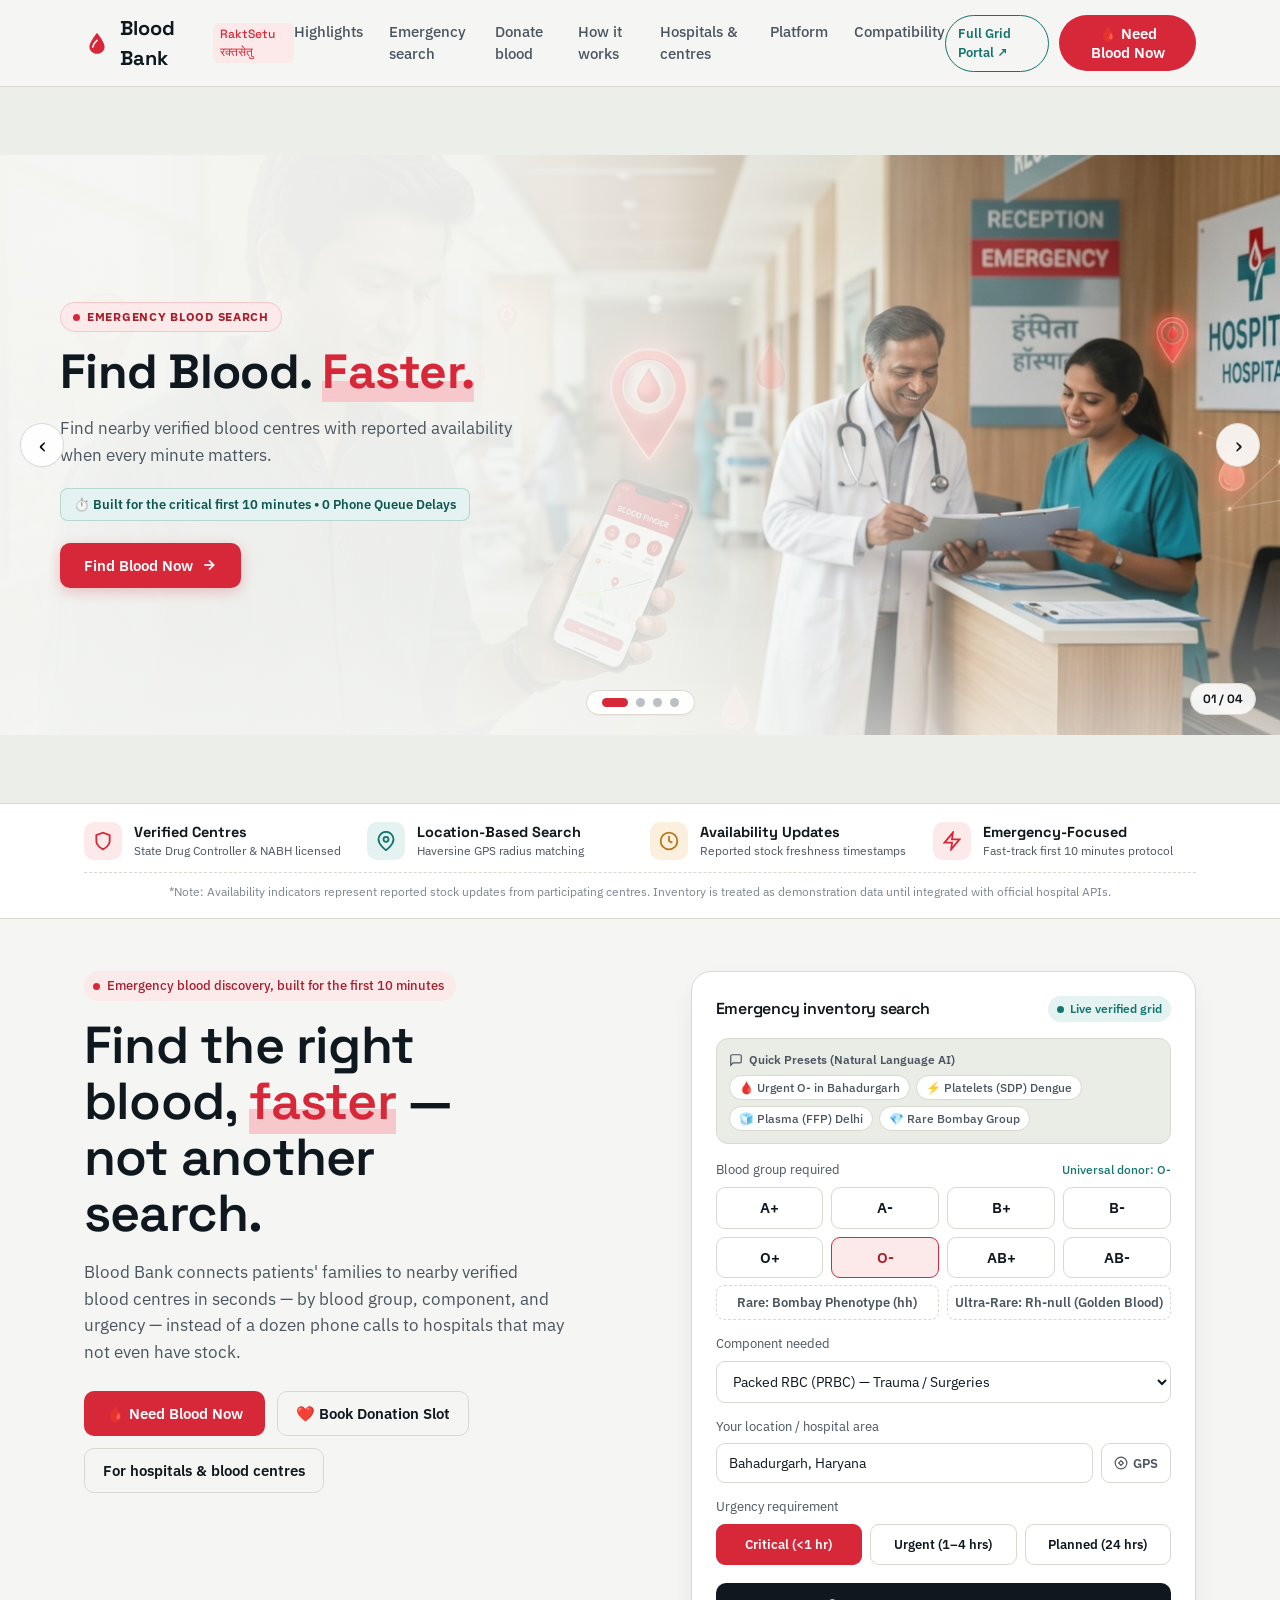
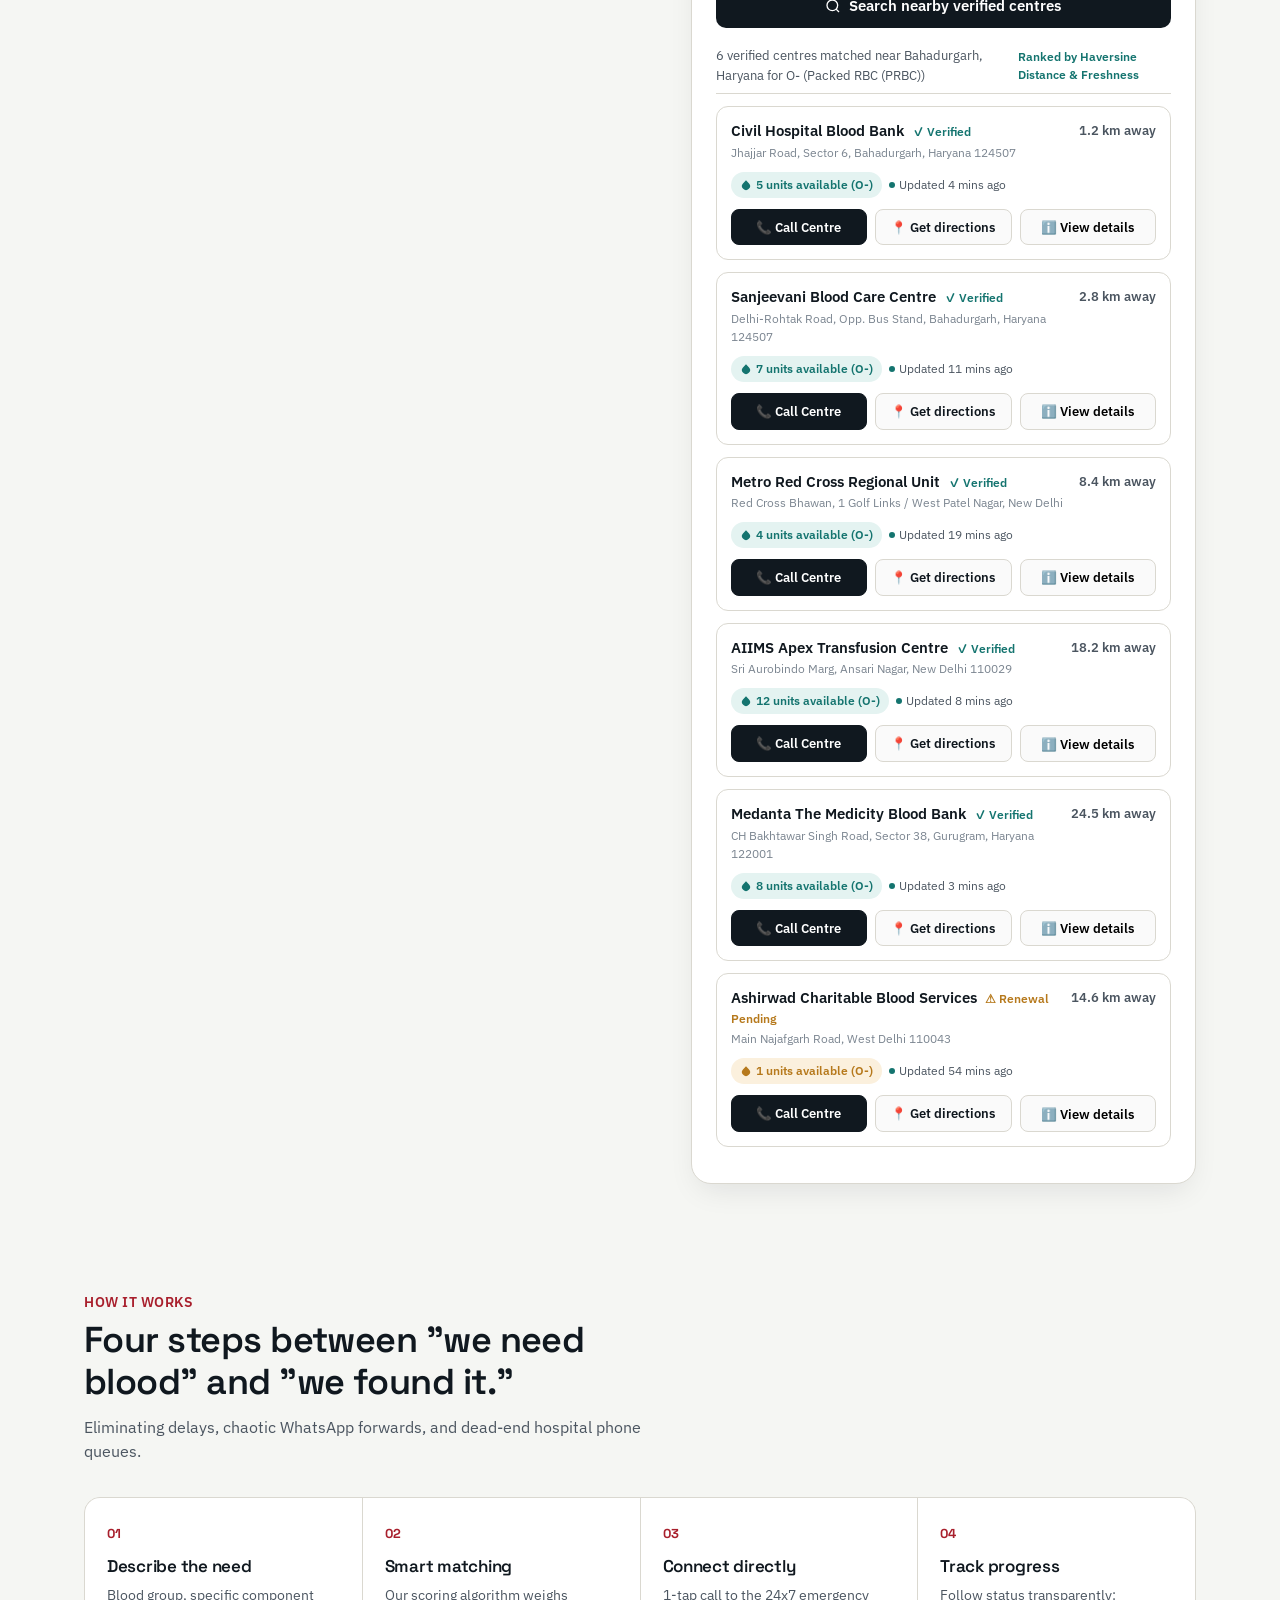
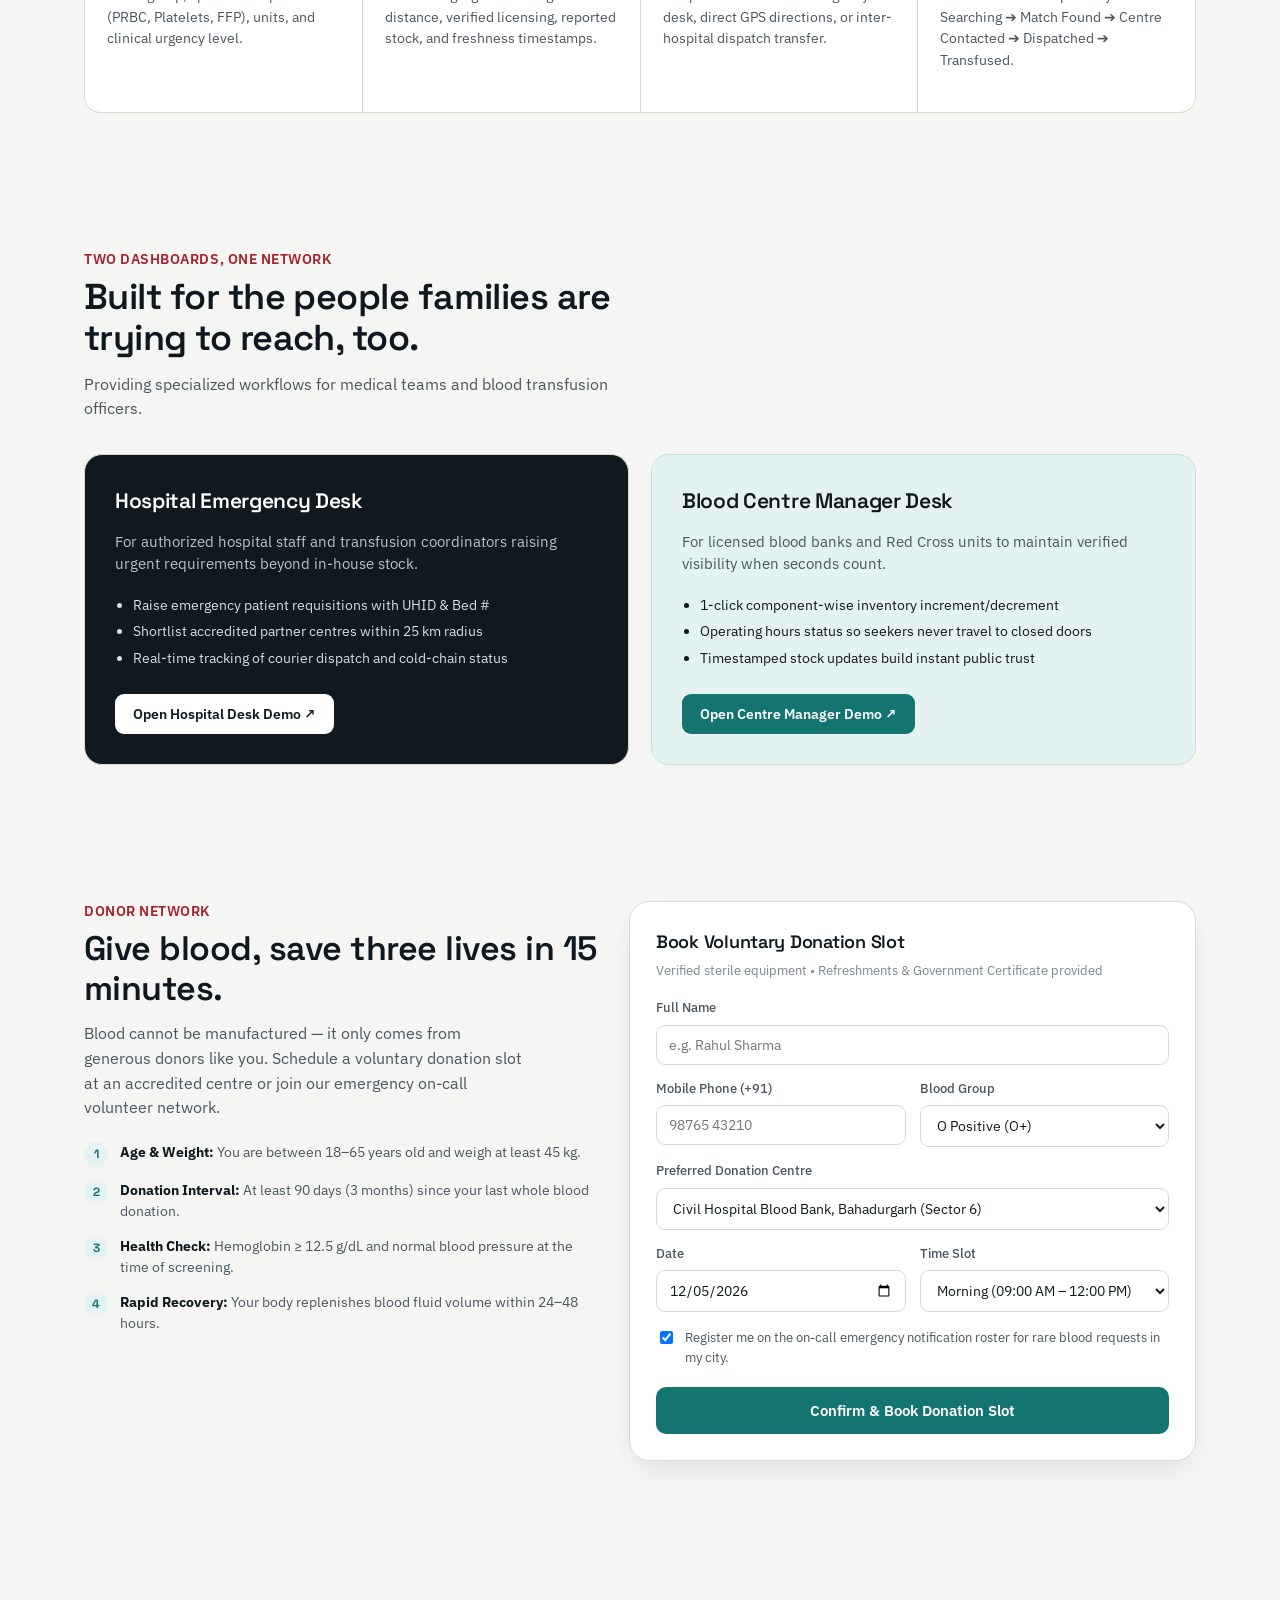
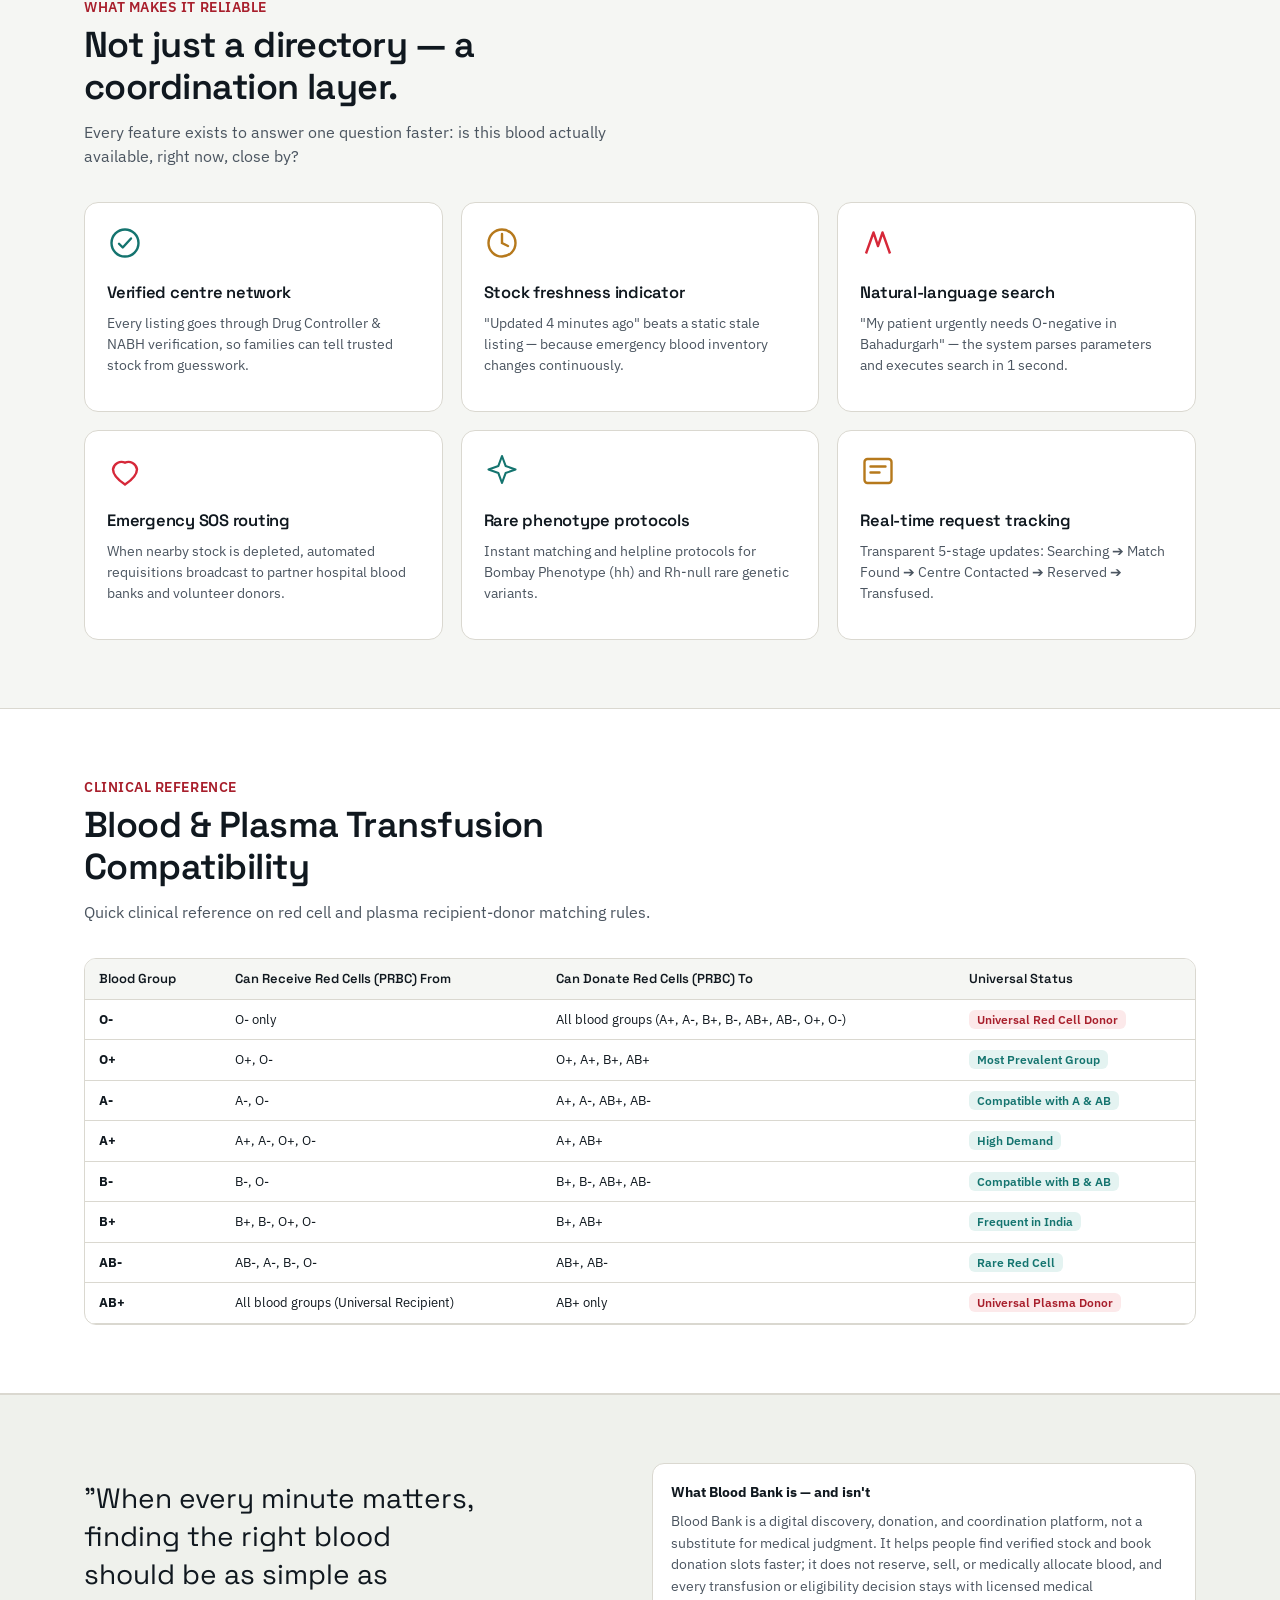
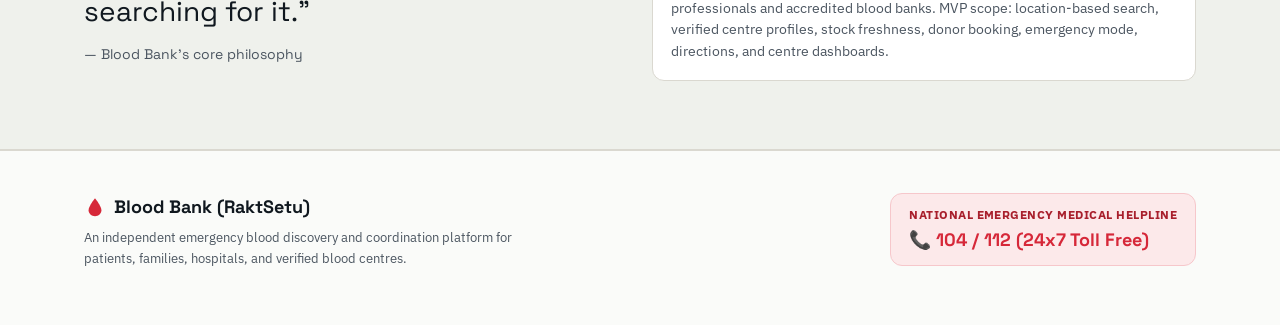
<file: index.html>
<!DOCTYPE html>
<html lang="en">
<head>
<meta charset="UTF-8">
<meta name="viewport" content="width=device-width, initial-scale=1.0">
<title>Blood Bank (रक्तसेतु) — Find the Right Blood, Faster</title>
<meta name="description" content="Emergency blood discovery and real-time coordination platform connecting patients, hospitals, and verified blood centres in seconds.">
<link rel="icon" type="image/svg+xml" href="data:image/svg+xml,<svg xmlns='http://www.w3.org/2000/svg' viewBox='0 0 24 24' fill='%23D62839'><path d='M12 2.5C12 2.5 5 11 5 15.5C5 19.09 8.13 22 12 22C15.87 22 19 19.09 19 15.5C19 11 12 2.5 12 2.5Z'/><path d='M8.2 15.8C8.2 13.6 10 11.6 12 9.6' stroke='%23fff' stroke-width='1.4' stroke-linecap='round'/></svg>">

<style>
  @import url('https://fonts.googleapis.com/css2?family=Space+Grotesk:wght@500;600;700&family=IBM+Plex+Sans:ital,wght@0,400;0,500;0,600;1,400&family=JetBrains+Mono:wght@500;600&display=swap');

  :root{
    --bg:#F5F6F3;
    --bg-subtle:#EAECE6;
    --ink:#10181F;
    --ink-soft:#4B5560;
    --ink-muted:#7C8691;
    --red:#D62839;
    --red-dark:#A81F2C;
    --red-tint:#FCE9EA;
    --teal:#14746F;
    --teal-dark:#0E5652;
    --teal-tint:#E4F3F1;
    --amber:#B6791C;
    --amber-tint:#FBF0DD;
    --line:#DAD8D0;
    --line-focus:#14746F;
    --card:#FFFFFF;
    --radius:14px;
    --radius-sm:8px;
    --shadow-subtle:0 1px 2px rgba(16,24,31,0.04);
    --shadow-elevated:0 12px 30px -8px rgba(16,24,31,0.1);
  }
  *{box-sizing:border-box;}
  html{scroll-behavior:smooth;}
  body{
    margin:0;
    background:var(--bg);
    color:var(--ink);
    font-family:'IBM Plex Sans', -apple-system, BlinkMacSystemFont, Segoe UI, Roboto, sans-serif;
    line-height:1.5;
    -webkit-font-smoothing:antialiased;
  }
  h1,h2,h3,h4, .display{
    font-family:'Space Grotesk', 'IBM Plex Sans', sans-serif;
    font-weight:600;
    letter-spacing:-0.015em;
    margin:0;
  }
  a{color:inherit; text-decoration:none;}
  button{font-family:inherit;}
  :focus-visible{outline:2px solid var(--teal); outline-offset:2px;}
  @media (prefers-reduced-motion: reduce){
    *{animation-duration:0.001ms !important; transition-duration:0.001ms !important;}
  }

  .wrap{max-width:1160px; margin:0 auto; padding:0 24px;}

  /* ---------- Header ---------- */
  header{
    position:sticky; top:0; z-index:40;
    background:rgba(245,246,243,0.92);
    backdrop-filter:blur(10px);
    border-bottom:1px solid var(--line);
  }
  .nav-row{display:flex; align-items:center; justify-content:space-between; padding:13px 24px;}
  .brand{display:flex; align-items:center; gap:10px; font-size:20px; font-weight:700; font-family:'Space Grotesk'; cursor:pointer;}
  .brand svg{flex:0 0 auto;}
  .brand-sub{font-size:12px; font-weight:500; color:var(--red); background:var(--red-tint); padding:2px 7px; border-radius:6px; margin-left:4px;}
  .nav-links{display:none; gap:26px; font-size:14.5px; color:var(--ink-soft); font-weight:500;}
  .nav-links a{transition:color .15s ease;}
  .nav-links a:hover{color:var(--ink);}
  .nav-actions{display:flex; align-items:center; gap:10px;}
  .portal-link{
    display:none; font-size:13px; font-weight:600; color:var(--teal); padding:8px 12px;
    border:1px solid var(--teal); border-radius:999px; transition:all .15s ease;
  }
  .portal-link:hover{background:var(--teal-tint);}
  .nav-cta{
    background:var(--red); color:#fff; border:none; padding:9px 18px;
    border-radius:999px; font-size:14.5px; font-weight:600; cursor:pointer;
    display:flex; align-items:center; gap:7px; transition:background .15s ease, transform .1s ease;
  }
  .nav-cta:hover{background:var(--red-dark); transform:translateY(-1px);}
  @media(min-width:860px){ .nav-links{display:flex;} .portal-link{display:inline-flex;} }

  /* ---------- Hero ---------- */
  .hero{padding:52px 0 40px;}
  .hero-grid{display:grid; gap:36px;}
  @media(min-width:920px){ .hero-grid{grid-template-columns:1.05fr 0.95fr; align-items:start; gap:48px;} }

  .eyebrow-hi{
    font-family:'IBM Plex Sans'; font-style:italic; color:var(--ink-soft);
    font-size:15px; margin-bottom:12px; opacity:0; animation:rise .6s ease forwards;
  }
  h1.headline{
    font-size:clamp(34px, 4.8vw, 52px); line-height:1.08; max-width:12ch;
    opacity:0; animation:rise .6s ease .08s forwards;
  }
  h1.headline em{
    font-style:normal; color:var(--red); background:linear-gradient(transparent 62%, #F6C7CB 62%);
  }
  .sub{
    margin-top:18px; font-size:16.5px; color:var(--ink-soft); max-width:48ch; line-height:1.6;
    opacity:0; animation:rise .6s ease .16s forwards;
  }
  .hero-ctas{
    margin-top:26px; display:flex; flex-wrap:wrap; gap:12px;
    opacity:0; animation:rise .6s ease .24s forwards;
  }
  @keyframes rise{ from{opacity:0; transform:translateY(14px);} to{opacity:1; transform:translateY(0);} }

  .btn-primary{
    background:var(--red); color:#fff; border:none; padding:13px 22px; border-radius:10px;
    font-size:15px; font-weight:600; cursor:pointer; display:inline-flex; align-items:center; gap:8px;
    transition:background .15s ease, transform .1s ease;
  }
  .btn-primary:hover{background:var(--red-dark); transform:translateY(-1px);}
  .btn-ghost{
    background:transparent; color:var(--ink); border:1.5px solid var(--line); padding:12px 18px;
    border-radius:10px; font-size:15px; font-weight:600; cursor:pointer; transition:all .15s ease;
    display:inline-flex; align-items:center; gap:6px;
  }
  .btn-ghost:hover{border-color:var(--ink); background:#fff;}

  .pulse-badge{
    display:inline-flex; align-items:center; gap:7px; font-size:13px; color:var(--red-dark);
    background:var(--red-tint); padding:5px 12px 5px 9px; border-radius:999px; margin-bottom:16px;
    opacity:0; animation:rise .6s ease 0s forwards; font-weight:500;
  }
  .dot{width:7px; height:7px; border-radius:50%; background:var(--red); animation:pulse 1.6s infinite;}
  @keyframes pulse{ 0%,100%{opacity:1;} 50%{opacity:.3;} }

  /* ---------- Search demo card ---------- */
  .demo-card{
    background:var(--card); border:1px solid var(--line); border-radius:20px; padding:24px;
    box-shadow:var(--shadow-elevated);
  }
  .demo-title-row{display:flex; align-items:center; justify-content:space-between; margin-bottom:16px;}
  .demo-card h3{font-size:16px; color:var(--ink); font-weight:600;}
  .live-tag{
    font-size:12px; color:var(--teal); font-weight:600; display:flex; align-items:center; gap:6px;
    background:var(--teal-tint); padding:4px 9px; border-radius:999px;
  }
  .live-tag .dot{background:var(--teal);}

  /* Natural language helper bar */
  .nlp-box{
    margin-bottom:16px; padding:12px; background:var(--bg-subtle); border-radius:12px; border:1px solid var(--line);
  }
  .nlp-label{font-size:12px; font-weight:600; color:var(--ink-soft); display:flex; align-items:center; gap:6px; margin-bottom:6px;}
  .nlp-chips{display:flex; flex-wrap:wrap; gap:6px;}
  .nlp-chip{
    font-size:12px; background:#fff; border:1px solid var(--line); padding:4px 9px; border-radius:999px;
    cursor:pointer; color:var(--ink-soft); font-weight:500; transition:all .15s ease;
  }
  .nlp-chip:hover{border-color:var(--red); color:var(--red-dark); background:var(--red-tint);}

  .field-label{font-size:13px; color:var(--ink-soft); margin:14px 0 7px; display:flex; justify-content:space-between; align-items:center;}
  .field-label-hint{font-size:11.5px; color:var(--teal); font-weight:500;}
  
  .bg-grid{display:grid; grid-template-columns:repeat(4,1fr); gap:8px;}
  .bg-chip{
    padding:9px 0; text-align:center; border:1.5px solid var(--line); border-radius:9px;
    font-weight:600; font-size:14.5px; cursor:pointer; background:#fff; transition:all .15s ease;
  }
  .bg-chip:hover{border-color:var(--ink-soft);}
  .bg-chip.active{border-color:var(--red); background:var(--red-tint); color:var(--red-dark);}

  .rare-row{margin-top:7px; display:flex; gap:8px;}
  .rare-chip{
    flex:1; padding:7px 0; text-align:center; border:1px dashed var(--line); border-radius:8px;
    font-size:12.5px; font-weight:600; cursor:pointer; background:#fff; color:var(--ink-soft);
  }
  .rare-chip.active{border-color:var(--red); background:var(--red-tint); color:var(--red-dark); border-style:solid;}

  .input-with-button{display:flex; gap:8px;}
  .input-with-button input{flex:1;}
  .loc-gps-btn{
    padding:0 12px; background:#fff; border:1.5px solid var(--line); border-radius:9px;
    font-size:12.5px; font-weight:600; cursor:pointer; display:flex; align-items:center; gap:5px;
    color:var(--ink-soft); white-space:nowrap;
  }
  .loc-gps-btn:hover{border-color:var(--ink); color:var(--ink);}

  select, input[type=text], input[type=tel], input[type=date]{
    width:100%; padding:10px 12px; border:1.5px solid var(--line); border-radius:9px;
    font-size:14px; font-family:inherit; background:#fff; color:var(--ink); transition:border-color .15s;
  }
  select:focus, input:focus{border-color:var(--teal); outline:none;}

  .urgency-row{display:flex; gap:8px;}
  .urgency-chip{
    flex:1; padding:10px 6px; text-align:center; border:1.5px solid var(--line); border-radius:9px;
    font-size:13px; font-weight:600; cursor:pointer; background:#fff; transition:all .15s ease;
  }
  .urgency-chip[data-level="critical"].active{background:var(--red); color:#fff; border-color:var(--red);}
  .urgency-chip[data-level="urgent"].active{background:var(--amber-tint); color:var(--amber); border-color:var(--amber);}
  .urgency-chip[data-level="planned"].active{background:var(--teal-tint); color:var(--teal); border-color:var(--teal);}

  .search-btn{
    width:100%; margin-top:18px; background:var(--ink); color:#fff; border:none;
    padding:13px; border-radius:10px; font-size:15px; font-weight:600; cursor:pointer;
    transition:background .15s ease, transform .1s ease; display:flex; align-items:center; justify-content:center; gap:8px;
  }
  .search-btn:hover{background:#000; transform:translateY(-1px);}

  /* ---------- Results ---------- */
  #results{margin-top:18px; display:none;}
  #results.show{display:block;}
  .results-meta{
    font-size:13px; color:var(--ink-soft); margin-bottom:12px; padding-bottom:8px;
    border-bottom:1px solid var(--line); display:flex; justify-content:space-between; align-items:center;
  }
  .result{
    border:1px solid var(--line); border-radius:12px; padding:14px; margin-bottom:12px; background:#fff;
    transition:transform .15s ease, box-shadow .15s ease, border-color .15s ease;
  }
  .result:hover{border-color:var(--ink-soft); box-shadow:var(--shadow-subtle);}
  .result-top{display:flex; justify-content:space-between; align-items:flex-start; gap:8px;}
  .centre-name{font-weight:600; font-size:15px; line-height:1.3;}
  .verified{color:var(--teal); font-size:11.5px; font-weight:600; display:inline-flex; align-items:center; gap:3px; margin-left:5px;}
  .dist{font-size:13px; color:var(--ink-soft); white-space:nowrap; font-weight:600;}
  .centre-addr{font-size:12px; color:var(--ink-muted); margin-top:3px;}
  
  .result-mid{display:flex; flex-wrap:wrap; align-items:center; gap:7px; margin:10px 0;}
  .stock-tag{
    font-size:12px; padding:4px 9px; border-radius:999px; background:var(--teal-tint); color:var(--teal); font-weight:600;
    display:inline-flex; align-items:center; gap:4px;
  }
  .stock-tag.low{background:var(--amber-tint); color:var(--amber);}
  .fresh-tag{font-size:12px; color:var(--ink-soft); font-variant-numeric:tabular-nums; display:inline-flex; align-items:center; gap:4px;}
  .fresh-tag .dot{width:6px; height:6px; background:var(--teal);}

  .result-actions{display:flex; gap:8px; margin-top:11px;}
  .mini-btn{
    flex:1; padding:8px 10px; border-radius:8px; border:1px solid var(--line); background:#fafafa;
    font-size:12.5px; font-weight:600; text-align:center; cursor:pointer; transition:all .15s ease;
    display:inline-flex; align-items:center; justify-content:center; gap:5px;
  }
  .mini-btn:hover{background:#f0f0f0; border-color:var(--ink-soft);}
  .mini-btn.primary{background:var(--ink); color:#fff; border-color:var(--ink);}
  .mini-btn.primary:hover{background:#000;}

  /* ---------- Sections ---------- */
  section{padding:68px 0;}
  .section-head{max-width:58ch; margin-bottom:34px;}
  .kicker{font-size:13.5px; color:var(--red-dark); font-weight:600; margin-bottom:8px; text-transform:uppercase; letter-spacing:0.04em;}
  .section-head h2{font-size:clamp(26px,3.4vw,36px); line-height:1.15;}
  .section-head p{margin-top:12px; color:var(--ink-soft); font-size:16px;}

  /* Steps */
  .steps{display:grid; gap:1px; background:var(--line); border:1px solid var(--line); border-radius:16px; overflow:hidden;}
  @media(min-width:800px){ .steps{grid-template-columns:repeat(4,1fr);} }
  .step{background:#fff; padding:26px 22px; transition:background .15s ease;}
  .step:hover{background:#FCFDFB;}
  .step-num{font-family:'Space Grotesk'; font-size:13px; color:var(--red-dark); font-weight:700;}
  .step h4{margin-top:10px; font-size:17px; font-weight:600;}
  .step p{margin-top:6px; font-size:14px; color:var(--ink-soft); line-height:1.55;}

  /* Split Dashboards */
  .split{display:grid; gap:22px;}
  @media(min-width:820px){ .split{grid-template-columns:1fr 1fr;} }
  .split-card{border-radius:18px; padding:30px; border:1px solid var(--line); display:flex; flex-direction:column; justify-content:space-between;}
  .split-card.hosp{background:#101820; color:#fff;}
  .split-card.hosp h3{color:#fff;}
  .split-card.hosp p{color:#B9C2C9;}
  .split-card.centre{background:var(--teal-tint); border-color:#BEE3E0;}
  .split-card h3{font-size:21px; margin-bottom:10px;}
  .split-card p{color:var(--ink-soft); font-size:14.5px; margin-bottom:16px; line-height:1.55;}
  .split-card ul{margin:0 0 22px 0; padding-left:18px; font-size:14px; line-height:1.9;}
  .split-card.hosp ul{color:#D8DEE2;}
  .split-btn{
    padding:11px 18px; border-radius:9px; font-size:14px; font-weight:600; cursor:pointer;
    display:inline-flex; align-items:center; gap:7px; border:none; transition:all .15s ease; width:fit-content;
  }
  .split-card.hosp .split-btn{background:#fff; color:#101820;}
  .split-card.hosp .split-btn:hover{background:#E6E9EB;}
  .split-card.centre .split-btn{background:var(--teal); color:#fff;}
  .split-card.centre .split-btn:hover{background:var(--teal-dark);}

  /* Features Grid */
  .feat-grid{display:grid; gap:18px;}
  @media(min-width:760px){ .feat-grid{grid-template-columns:repeat(3,1fr);} }
  .feat{border:1px solid var(--line); border-radius:14px; padding:22px; background:#fff; transition:transform .15s ease, border-color .15s ease;}
  .feat:hover{transform:translateY(-2px); border-color:var(--ink-soft);}
  .feat .icn{width:36px; height:36px; margin-bottom:14px;}
  .feat h4{font-size:16.5px; font-weight:600;}
  .feat p{margin-top:7px; font-size:13.5px; color:var(--ink-soft); line-height:1.55;}

  /* Compatibility Matrix Preview Section */
  .matrix-section{background:#fff; border-top:1px solid var(--line); border-bottom:1px solid var(--line);}
  .compat-table-wrap{overflow-x:auto; margin-top:20px; border:1px solid var(--line); border-radius:12px;}
  .compat-table{width:100%; border-collapse:collapse; font-size:13px;}
  .compat-table th, .compat-table td{padding:10px 14px; text-align:left; border-bottom:1px solid var(--line);}
  .compat-table th{background:var(--bg); font-family:'Space Grotesk'; font-weight:600;}
  .tag-match{background:var(--teal-tint); color:var(--teal); font-weight:600; padding:2px 8px; border-radius:6px; font-size:12px;}
  .tag-universal{background:var(--red-tint); color:var(--red-dark); font-weight:600; padding:2px 8px; border-radius:6px; font-size:12px;}

  /* Vision & Scope */
  .vision{border-top:1px solid var(--line); border-bottom:1px solid var(--line); background:#EFF1EC;}
  .vision-grid{display:grid; gap:24px;}
  @media(min-width:840px){ .vision-grid{grid-template-columns:1fr 1fr; align-items:center;} }
  .vision blockquote{font-family:'Space Grotesk'; font-size:clamp(22px,2.8vw,28px); line-height:1.35; margin:0; max-width:22ch;}
  .vision cite{display:block; margin-top:14px; font-style:normal; font-size:14px; color:var(--ink-soft);}
  .scope-note{font-size:13.5px; color:var(--ink-soft); background:#fff; border:1px solid var(--line); border-radius:12px; padding:18px; line-height:1.6;}

  /* ---------- Donate section ---------- */
  .donate-wrap{display:grid; gap:32px;}
  @media(min-width:900px){ .donate-wrap{grid-template-columns:0.95fr 1.05fr; align-items:start;} }
  .donate-side h2{font-size:clamp(26px,3.2vw,34px); line-height:1.18;}
  .donate-side p{margin-top:12px; color:var(--ink-soft); font-size:15.5px; max-width:44ch; line-height:1.6;}
  .donate-points{margin-top:22px; display:grid; gap:14px;}
  .donate-point{display:flex; gap:12px; font-size:14px; color:var(--ink-soft); line-height:1.5;}
  .donate-point .num{
    flex:0 0 auto; width:24px; height:24px; border-radius:50%; background:var(--teal-tint); color:var(--teal);
    font-size:12px; font-weight:700; display:flex; align-items:center; justify-content:center; font-family:'Space Grotesk';
  }
  .donate-point strong{color:var(--ink);}
  
  .donate-card{background:var(--card); border:1px solid var(--line); border-radius:20px; padding:26px; box-shadow:var(--shadow-elevated);}
  .donate-card h3{font-size:18px; margin-bottom:6px;}
  .donate-card .sub-hint{font-size:13px; color:var(--ink-muted); margin-bottom:18px;}
  .form-row2{display:grid; grid-template-columns:1fr; gap:14px;}
  @media(min-width:520px){ .form-row2{grid-template-columns:1fr 1fr;} }
  .field{margin-top:0;}
  .field label{font-size:13px; color:var(--ink-soft); display:block; margin-bottom:7px; font-weight:500;}
  .donate-card form > .field, .donate-card form > .form-row2{margin-top:14px;}
  .donate-card form > .field:first-child{margin-top:0;}
  
  .checkbox-field{display:flex; align-items:flex-start; gap:9px; margin-top:16px; font-size:13px; color:var(--ink-soft);}
  .checkbox-field input{margin-top:3px;}

  .book-btn{
    width:100%; margin-top:20px; background:var(--teal); color:#fff; border:none;
    padding:14px; border-radius:10px; font-size:15px; font-weight:600; cursor:pointer;
    transition:background .15s ease, transform .1s ease;
  }
  .book-btn:hover{background:var(--teal-dark); transform:translateY(-1px);}

  #donateConfirm{
    display:none; margin-top:20px; border:1px solid var(--teal); background:var(--teal-tint);
    border-radius:14px; padding:18px; animation:rise .4s ease forwards;
  }
  #donateConfirm.show{display:block;}
  #donateConfirm h4{font-size:16px; color:var(--teal); margin-bottom:6px; display:flex; align-items:center; gap:6px;}
  #donateConfirm p{font-size:13px; color:var(--ink-soft); margin:0 0 12px 0;}
  #donateConfirm .row{display:flex; justify-content:space-between; font-size:13px; padding:6px 0; border-top:1px dashed rgba(20,116,111,0.25); color:var(--ink);}
  #donateConfirm .row span:first-child{color:var(--ink-soft);}
  #donateConfirm .token-badge{font-family:'JetBrains Mono', monospace; font-weight:700; color:var(--teal-dark);}

  /* ---------- Footer ---------- */
  footer{padding:42px 0 56px; border-top:1px solid var(--line); background:#FAFBF9;}
  .foot-row{display:flex; flex-wrap:wrap; justify-content:space-between; gap:24px; align-items:flex-start;}
  .foot-brand{font-family:'Space Grotesk'; font-weight:700; font-size:18px; display:flex; align-items:center; gap:8px;}
  .foot-note{font-size:13px; color:var(--ink-soft); max-width:56ch; margin-top:8px; line-height:1.55;}
  .foot-helpline{background:var(--red-tint); border:1px solid #F6C7CB; padding:12px 18px; border-radius:12px;}
  .foot-helpline-title{font-size:12px; font-weight:700; color:var(--red-dark); text-transform:uppercase; letter-spacing:0.04em;}
  .foot-helpline-phone{font-size:18px; font-family:'Space Grotesk'; font-weight:700; color:var(--red); margin-top:2px;}

  /* ---------- Modals ---------- */
  .modal-backdrop{
    position:fixed; inset:0; z-index:100; background:rgba(16,24,31,0.65);
    backdrop-filter:blur(4px); display:none; align-items:center; justify-content:center; padding:16px;
  }
  .modal-backdrop.open{display:flex;}
  .modal-window{
    background:#fff; border:1px solid var(--line); border-radius:18px; width:100%; max-width:580px;
    max-height:90vh; overflow-y:auto; box-shadow:var(--shadow-elevated); padding:26px; animation:rise .3s ease forwards;
  }
  .modal-head{display:flex; align-items:flex-start; justify-content:space-between; margin-bottom:18px;}
  .modal-head h3{font-size:19px;}
  .modal-close{
    background:none; border:none; font-size:22px; cursor:pointer; color:var(--ink-soft);
    width:32px; height:32px; display:flex; align-items:center; justify-content:center; border-radius:8px;
  }
  .modal-close:hover{background:var(--bg-subtle);}
  .modal-table{width:100%; border-collapse:collapse; margin-top:12px; font-size:13px;}
  .modal-table th, .modal-table td{padding:8px 10px; border-bottom:1px solid var(--line); text-align:left;}
  .modal-table th{background:var(--bg); font-weight:600;}

  /* Toast Notification */
  #toast{
    position:fixed; bottom:24px; right:24px; z-index:120; background:var(--ink); color:#fff;
    padding:12px 20px; border-radius:10px; font-size:13.5px; font-weight:500; display:none;
    box-shadow:var(--shadow-elevated); align-items:center; gap:8px; animation:rise .3s ease;
  }
  #toast.show{display:flex;}

  /* ==========================================================================
     Hero Visual Carousel & Trust Strip
     ========================================================================== */
  .banner-carousel-section{
    position:relative; width:100%; overflow:hidden; background:#ECEEE9;
    border-bottom:1px solid var(--line); user-select:none;
  }
  .carousel-viewport{
    position:relative; width:100%; overflow:hidden;
  }
  .carousel-track{
    display:flex; width:100%;
    transition:transform 0.65s cubic-bezier(0.16, 1, 0.3, 1);
    will-change:transform;
  }
  .carousel-slide{
    position:relative; min-width:100%; width:100%;
    min-height:500px; max-height:580px; aspect-ratio:16/9;
    display:flex; align-items:center; overflow:hidden;
  }
  .slide-bg-img{
    position:absolute; inset:0; width:100%; height:100%;
    object-fit:cover; object-position:72% center; z-index:1;
    transform:scale(1.02); transition:transform 8s ease-out;
  }
  .carousel-slide.active .slide-bg-img{
    transform:scale(1.06);
  }
  .slide-overlay{
    position:absolute; inset:0; z-index:2;
    background:linear-gradient(90deg, rgba(245,246,243,0.98) 0%, rgba(245,246,243,0.95) 36%, rgba(245,246,243,0.80) 52%, rgba(245,246,243,0.2) 75%, transparent 100%),
               linear-gradient(0deg, rgba(245,246,243,0.6) 0%, transparent 30%);
    pointer-events:none;
  }
  .slide-content-wrap{
    position:relative; z-index:3; width:100%; padding:44px 0;
  }
  .slide-content{
    max-width:580px; padding:10px 0;
  }
  .slide-tag{
    display:inline-flex; align-items:center; gap:7px; font-size:12px; font-weight:700;
    letter-spacing:0.06em; text-transform:uppercase; color:var(--red-dark);
    background:var(--red-tint); padding:5px 12px; border-radius:999px; margin-bottom:14px;
    border:1px solid rgba(214,40,57,0.18);
  }
  .slide-tag.teal{color:var(--teal-dark); background:var(--teal-tint); border-color:rgba(20,116,111,0.2);}
  .slide-tag.amber{color:var(--amber); background:var(--amber-tint); border-color:rgba(182,121,28,0.2);}

  .slide-headline{
    font-size:clamp(30px, 4vw, 48px); font-family:'Space Grotesk', sans-serif;
    font-weight:700; line-height:1.1; color:var(--ink); margin-bottom:12px;
  }
  .slide-headline em{
    font-style:normal; color:var(--red);
    background:linear-gradient(transparent 65%, #F6C7CB 65%);
  }
  .slide-sub{
    font-size:clamp(14.5px, 1.5vw, 16.5px); color:var(--ink-soft); line-height:1.6;
    margin-bottom:20px; max-width:48ch;
  }
  .slide-feature-pill{
    display:inline-flex; align-items:center; gap:8px; font-size:12.5px; font-weight:600;
    color:var(--teal-dark); background:var(--teal-tint); padding:6px 13px; border-radius:8px;
    margin-bottom:22px; border:1px solid rgba(20,116,111,0.22);
  }
  .slide-flow-badge{
    display:flex; align-items:center; flex-wrap:wrap; gap:8px; font-size:12.5px;
    font-weight:700; color:var(--ink); background:#fff; padding:7px 14px;
    border-radius:10px; border:1px solid var(--line); margin-bottom:22px;
    width:fit-content; box-shadow:var(--shadow-subtle);
  }
  .slide-flow-badge span{color:var(--teal); font-weight:700;}
  .slide-flow-badge span.accent{color:var(--red);}
  
  .slide-metric-card{
    background:#fff; border:1px solid var(--line); border-left:4px solid var(--teal);
    border-radius:12px; padding:11px 15px; margin-bottom:22px; max-width:390px;
    box-shadow:var(--shadow-subtle);
  }
  .smc-top{display:flex; justify-content:space-between; align-items:center; margin-bottom:4px;}
  .smc-title{font-size:14px; font-weight:700; color:var(--ink);}
  .smc-meta{font-size:12px; color:var(--teal); font-weight:600; display:flex; align-items:center; gap:5px;}

  .slide-cta-btn{
    display:inline-flex; align-items:center; gap:8px; background:var(--red); color:#fff;
    padding:13px 24px; border-radius:10px; font-size:15px; font-weight:600; border:none;
    cursor:pointer; transition:all 0.2s ease; box-shadow:0 4px 14px rgba(214,40,57,0.25);
  }
  .slide-cta-btn:hover{background:var(--red-dark); transform:translateY(-2px); box-shadow:0 6px 18px rgba(214,40,57,0.35);}
  .slide-cta-btn.secondary{background:var(--ink); box-shadow:0 4px 14px rgba(16,24,31,0.2);}
  .slide-cta-btn.secondary:hover{background:#000;}

  /* Carousel Arrows */
  .carousel-arrow{
    position:absolute; top:50%; transform:translateY(-50%); z-index:10;
    width:44px; height:44px; border-radius:50%; background:rgba(255,255,255,0.88);
    backdrop-filter:blur(8px); border:1px solid var(--line); color:var(--ink);
    font-size:24px; line-height:1; display:flex; align-items:center; justify-content:center;
    cursor:pointer; transition:all 0.2s ease; box-shadow:var(--shadow-subtle);
  }
  .carousel-arrow:hover{background:#fff; border-color:var(--ink); transform:translateY(-50%) scale(1.08);}
  .carousel-arrow.prev{left:20px;}
  .carousel-arrow.next{right:20px;}

  /* Carousel Pagination Dots */
  .carousel-controls-bottom{
    position:absolute; bottom:20px; left:0; right:0; z-index:10;
    display:flex; justify-content:center; align-items:center; pointer-events:none;
  }
  .carousel-dots{
    display:flex; align-items:center; gap:8px; background:rgba(255,255,255,0.88);
    backdrop-filter:blur(8px); padding:7px 15px; border-radius:999px;
    border:1px solid var(--line); pointer-events:auto; box-shadow:var(--shadow-subtle);
  }
  .dot-btn{
    width:9px; height:9px; border-radius:999px; background:#BBC0C5; border:none;
    cursor:pointer; transition:all 0.3s cubic-bezier(0.16, 1, 0.3, 1); padding:0;
  }
  .dot-btn:hover{background:var(--ink-soft);}
  .dot-btn.active{width:26px; background:var(--red);}

  .carousel-counter{
    position:absolute; right:24px; bottom:20px; z-index:10;
    background:rgba(255,255,255,0.88); backdrop-filter:blur(8px);
    font-family:'Space Grotesk', sans-serif; font-weight:700; font-size:12px;
    color:var(--ink); padding:6px 12px; border-radius:999px; border:1px solid var(--line);
  }

  /* Responsive styles for banner */
  @media(max-width:920px){
    .carousel-slide{min-height:480px; aspect-ratio:auto;}
    .slide-content{max-width:480px;}
  }
  @media(max-width:768px){
    .carousel-slide{min-height:440px; aspect-ratio:auto;}
    .slide-overlay{
      background:linear-gradient(180deg, rgba(245,246,243,0.96) 0%, rgba(245,246,243,0.92) 65%, rgba(245,246,243,0.65) 100%);
    }
    .slide-content{max-width:100%;}
    .carousel-arrow{width:36px; height:36px; font-size:18px;}
    .carousel-arrow.prev{left:10px;}
    .carousel-arrow.next{right:10px;}
    .carousel-counter{display:none;}
  }

  /* ---------- Trust Strip ---------- */
  .trust-strip{
    background:#FFFFFF; border-bottom:1px solid var(--line); padding:18px 0;
  }
  .trust-grid{
    display:grid; grid-template-columns:repeat(4,1fr); gap:20px; align-items:center;
  }
  .trust-item{
    display:flex; align-items:center; gap:12px;
  }
  .trust-icon{
    width:38px; height:38px; border-radius:10px; background:var(--red-tint); color:var(--red);
    display:flex; align-items:center; justify-content:center; flex-shrink:0;
  }
  .trust-icon.teal{background:var(--teal-tint); color:var(--teal);}
  .trust-icon.amber{background:var(--amber-tint); color:var(--amber);}
  .trust-title{
    font-family:'Space Grotesk', sans-serif; font-weight:700; font-size:14.5px;
    color:var(--ink); line-height:1.2;
  }
  .trust-sub{
    font-size:12px; color:var(--ink-soft); margin-top:2px; line-height:1.3;
  }
  .trust-disclaimer{
    text-align:center; font-size:11.5px; color:var(--ink-muted); margin-top:12px;
    padding-top:10px; border-top:1px dashed var(--line);
  }
  @media(max-width:860px){
    .trust-grid{grid-template-columns:1fr 1fr; gap:14px;}
  }
  @media(max-width:480px){
    .trust-grid{grid-template-columns:1fr; gap:12px;}
  }
</style>
</head>
<body>

<header>
  <div class="wrap nav-row">
    <div class="brand" onclick="window.scrollTo({top:0, behavior:'smooth'})">
      <svg width="26" height="26" viewBox="0 0 24 24" fill="none">
        <path d="M12 2.5C12 2.5 5 11 5 15.5C5 19.09 8.13 22 12 22C15.87 22 19 19.09 19 15.5C19 11 12 2.5 12 2.5Z" fill="#D62839"/>
        <path d="M8.2 15.8C8.2 13.6 10 11.6 12 9.6" stroke="#fff" stroke-width="1.4" stroke-linecap="round"/>
      </svg>
      Blood Bank <span class="brand-sub">RaktSetu रक्तसेतु</span>
    </div>
    <nav class="nav-links">
      <a href="#heroCarousel">Highlights</a>
      <a href="#demo">Emergency search</a>
      <a href="#donate">Donate blood</a>
      <a href="#how">How it works</a>
      <a href="#partners">Hospitals &amp; centres</a>
      <a href="#features">Platform</a>
      <a href="#matrix">Compatibility</a>
    </nav>
    <div class="nav-actions">
      <a href="app-portal.html" class="portal-link" title="Open Advanced Emergency Workspace">Full Grid Portal ↗</a>
      <button class="nav-cta" onclick="document.getElementById('demo').scrollIntoView({behavior:'smooth'})">
        🩸 Need Blood Now
      </button>
    </div>
  </div>
</header>

<!-- Full-Width 16:9 Healthcare Technology Hero Carousel -->
<section class="banner-carousel-section" id="heroCarousel" aria-label="RaktSetu Strategic Highlights">
  <div class="carousel-viewport">
    <div class="carousel-track" id="carouselTrack">
      
      <!-- Slide 1: EMERGENCY BLOOD SEARCH -->
      <div class="carousel-slide active" data-index="0">
        <img src="./assets/slide1_emergency_search.jpg" alt="Indian family member checking emergency blood discovery on smartphone in hospital reception" class="slide-bg-img" loading="eager">
        <div class="slide-overlay"></div>
        <div class="wrap slide-content-wrap">
          <div class="slide-content">
            <div class="slide-tag"><span class="dot"></span> EMERGENCY BLOOD SEARCH</div>
            <h2 class="slide-headline">Find Blood. <em class="slide-em">Faster.</em></h2>
            <p class="slide-sub">Find nearby verified blood centres with reported availability when every minute matters.</p>
            <div class="slide-feature-pill">
              ⏱️ Built for the critical first 10 minutes • 0 Phone Queue Delays
            </div>
            <div>
              <button type="button" class="slide-cta-btn" onclick="document.getElementById('demo').scrollIntoView({behavior:'smooth'})">
                Find Blood Now
                <svg width="16" height="16" viewBox="0 0 24 24" fill="none" stroke="currentColor" stroke-width="2.5"><line x1="5" y1="12" x2="19" y2="12"/><polyline points="12 5 19 12 12 19"/></svg>
              </button>
            </div>
          </div>
        </div>
      </div>

      <!-- Slide 2: SMART BLOOD DISCOVERY -->
      <div class="carousel-slide" data-index="1">
        <img src="./assets/slide2_smart_discovery.jpg" alt="Smartphone interface showing blood group chips, GPS location, and nearby blood centres" class="slide-bg-img" loading="lazy">
        <div class="slide-overlay"></div>
        <div class="wrap slide-content-wrap">
          <div class="slide-content">
            <div class="slide-tag teal"><span class="dot" style="background:var(--teal)"></span> SMART BLOOD DISCOVERY</div>
            <h2 class="slide-headline">Search Nearby <em class="slide-em">Blood Availability</em></h2>
            <p class="slide-sub">Enter your blood group, component and location to discover nearby participating blood centres.</p>
            <div class="slide-feature-pill">
              🩸 PRBC, Platelets (SDP/RDP), Plasma (FFP) &amp; Rare Groups
            </div>
            <div>
              <button type="button" class="slide-cta-btn" onclick="document.getElementById('demo').scrollIntoView({behavior:'smooth'})">
                Search Blood
                <svg width="16" height="16" viewBox="0 0 24 24" fill="none" stroke="currentColor" stroke-width="2.5"><line x1="5" y1="12" x2="19" y2="12"/><polyline points="12 5 19 12 12 19"/></svg>
              </button>
            </div>
          </div>
        </div>
      </div>

      <!-- Slide 3: CONNECTING PEOPLE & BLOOD CENTRES -->
      <div class="carousel-slide" data-index="2">
        <img src="./assets/slide3_connected_network.jpg" alt="Connected digital health network linking patients, blood centres, and hospitals" class="slide-bg-img" loading="lazy">
        <div class="slide-overlay"></div>
        <div class="wrap slide-content-wrap">
          <div class="slide-content">
            <div class="slide-tag amber"><span class="dot" style="background:var(--amber)"></span> CONNECTING PEOPLE &amp; CENTRES</div>
            <h2 class="slide-headline">One Platform. <em class="slide-em">Multiple Connections.</em></h2>
            <p class="slide-sub">Connecting patients, hospitals and participating blood centres through one simple digital platform.</p>
            <div class="slide-flow-badge">
              <span>Patient</span> ➔ <span class="accent">RaktSetu Grid</span> ➔ <span>Blood Centre</span> ➔ <span>Hospital</span>
            </div>
            <div>
              <button type="button" class="slide-cta-btn secondary" onclick="document.getElementById('how').scrollIntoView({behavior:'smooth'})">
                Explore RaktSetu
                <svg width="16" height="16" viewBox="0 0 24 24" fill="none" stroke="currentColor" stroke-width="2.5"><line x1="5" y1="12" x2="19" y2="12"/><polyline points="12 5 19 12 12 19"/></svg>
              </button>
            </div>
          </div>
        </div>
      </div>

      <!-- Slide 4: TRUST & FRESH INFORMATION -->
      <div class="carousel-slide" data-index="3">
        <img src="./assets/slide4_trust_freshness.jpg" alt="Accredited blood centre technician verifying units with live telemetry card preview" class="slide-bg-img" loading="lazy">
        <div class="slide-overlay"></div>
        <div class="wrap slide-content-wrap">
          <div class="slide-content">
            <div class="slide-tag"><span class="dot"></span> TRUST &amp; FRESH INFORMATION</div>
            <h2 class="slide-headline">Know Before <em class="slide-em">You Go</em></h2>
            <p class="slide-sub">See reported availability, distance, centre details and the latest stock update before contacting the centre.</p>
            
            <!-- Live Preview Badge Card -->
            <div class="slide-metric-card">
              <div class="smc-top">
                <span class="verified" style="font-size:12.5px;">✓ Verified Centre</span>
                <span style="font-size:12.5px; font-weight:700; color:var(--ink-soft);">2.1 km Away</span>
              </div>
              <div class="smc-title">O+ Available · 12 Units Reported</div>
              <div class="smc-meta">
                <span class="dot" style="background:var(--teal)"></span>
                Updated 4 min ago · Reported Stock
              </div>
            </div>

            <div>
              <button type="button" class="slide-cta-btn" onclick="document.getElementById('demo').scrollIntoView({behavior:'smooth'})">
                Find a Centre
                <svg width="16" height="16" viewBox="0 0 24 24" fill="none" stroke="currentColor" stroke-width="2.5"><line x1="5" y1="12" x2="19" y2="12"/><polyline points="12 5 19 12 12 19"/></svg>
              </button>
            </div>
          </div>
        </div>
      </div>

    </div>

    <!-- Navigation Arrows -->
    <button type="button" class="carousel-arrow prev" id="carouselPrev" aria-label="Previous slide">‹</button>
    <button type="button" class="carousel-arrow next" id="carouselNext" aria-label="Next slide">›</button>

    <!-- Bottom Controls (Dots & Counter) -->
    <div class="carousel-controls-bottom">
      <div class="carousel-dots" id="carouselDots" role="tablist" aria-label="Carousel pagination"></div>
    </div>
    <div class="carousel-counter" id="carouselCounter">01 / 04</div>
  </div>
</section>

<!-- Trust Strip Below Carousel -->
<div class="trust-strip" aria-label="RaktSetu Trust Highlights">
  <div class="wrap">
    <div class="trust-grid">
      <div class="trust-item">
        <div class="trust-icon">
          <svg width="20" height="20" viewBox="0 0 24 24" fill="none" stroke="currentColor" stroke-width="2.2"><path d="M12 22s8-4 8-10V5l-8-3-8 3v7c0 6 8 10 8 10z"/></svg>
        </div>
        <div>
          <div class="trust-title">Verified Centres</div>
          <div class="trust-sub">State Drug Controller &amp; NABH licensed</div>
        </div>
      </div>

      <div class="trust-item">
        <div class="trust-icon teal">
          <svg width="20" height="20" viewBox="0 0 24 24" fill="none" stroke="currentColor" stroke-width="2.2"><path d="M21 10c0 7-9 13-9 13s-9-6-9-13a9 9 0 0 1 18 0z"/><circle cx="12" cy="10" r="3"/></svg>
        </div>
        <div>
          <div class="trust-title">Location-Based Search</div>
          <div class="trust-sub">Haversine GPS radius matching</div>
        </div>
      </div>

      <div class="trust-item">
        <div class="trust-icon amber">
          <svg width="20" height="20" viewBox="0 0 24 24" fill="none" stroke="currentColor" stroke-width="2.2"><circle cx="12" cy="12" r="10"/><polyline points="12 6 12 12 16 14"/></svg>
        </div>
        <div>
          <div class="trust-title">Availability Updates</div>
          <div class="trust-sub">Reported stock freshness timestamps</div>
        </div>
      </div>

      <div class="trust-item">
        <div class="trust-icon">
          <svg width="20" height="20" viewBox="0 0 24 24" fill="none" stroke="currentColor" stroke-width="2.2"><polygon points="13 2 3 14 12 14 11 22 21 10 12 10 13 2"/></svg>
        </div>
        <div>
          <div class="trust-title">Emergency-Focused</div>
          <div class="trust-sub">Fast-track first 10 minutes protocol</div>
        </div>
      </div>
    </div>
    <div class="trust-disclaimer">
      *Note: Availability indicators represent reported stock updates from participating centres. Inventory is treated as demonstration data until integrated with official hospital APIs.
    </div>
  </div>
</div>

<section class="hero">
  <div class="wrap hero-grid">
    <div>
      <div class="pulse-badge"><span class="dot"></span> Emergency blood discovery, built for the first 10 minutes</div>
      <h1 class="headline">Find the right blood, <em>faster</em> — not another search.</h1>
      <p class="sub">Blood Bank connects patients' families to nearby verified blood centres in seconds — by blood group, component, and urgency — instead of a dozen phone calls to hospitals that may not even have stock.</p>
      <div class="hero-ctas">
        <button class="btn-primary" onclick="document.getElementById('demo').scrollIntoView({behavior:'smooth'})">
          🩸 Need Blood Now
        </button>
        <button class="btn-ghost" onclick="document.getElementById('donate').scrollIntoView({behavior:'smooth'})">
          ❤️ Book Donation Slot
        </button>
        <button class="btn-ghost" onclick="document.getElementById('partners').scrollIntoView({behavior:'smooth'})">
          For hospitals &amp; blood centres
        </button>
      </div>
    </div>

    <!-- Emergency Search Demo Card -->
    <div class="demo-card" id="demo">
      <div class="demo-title-row">
        <h3>Emergency inventory search</h3>
        <span class="live-tag"><span class="dot"></span> Live verified grid</span>
      </div>

      <!-- Natural Language Assistance Prompt Box -->
      <div class="nlp-box">
        <div class="nlp-label">
          <svg width="14" height="14" viewBox="0 0 24 24" fill="none" stroke="currentColor" stroke-width="2"><path d="M21 15a2 2 0 0 1-2 2H7l-4 4V5a2 2 0 0 1 2-2h14a2 2 0 0 1 2 2z"/></svg>
          Quick Presets (Natural Language AI)
        </div>
        <div class="nlp-chips">
          <button type="button" class="nlp-chip" onclick="applyNlpQuery('O-', 'prbc', 'Bahadurgarh, Haryana', 'critical')">🩸 Urgent O- in Bahadurgarh</button>
          <button type="button" class="nlp-chip" onclick="applyNlpQuery('B+', 'sdp', 'Gurugram, Haryana', 'urgent')">⚡ Platelets (SDP) Dengue</button>
          <button type="button" class="nlp-chip" onclick="applyNlpQuery('AB+', 'ffp', 'Delhi NCR', 'planned')">🧊 Plasma (FFP) Delhi</button>
          <button type="button" class="nlp-chip" onclick="applyNlpQuery('Bombay (hh)', 'prbc', 'Bahadurgarh, Haryana', 'critical')">💎 Rare Bombay Group</button>
        </div>
      </div>

      <label class="field-label">
        <span>Blood group required</span>
        <span class="field-label-hint">Universal donor: O-</span>
      </label>
      <div class="bg-grid" id="bgGrid">
        <div class="bg-chip" data-bg="A+">A+</div>
        <div class="bg-chip" data-bg="A-">A-</div>
        <div class="bg-chip" data-bg="B+">B+</div>
        <div class="bg-chip" data-bg="B-">B-</div>
        <div class="bg-chip" data-bg="O+">O+</div>
        <div class="bg-chip active" data-bg="O-">O-</div>
        <div class="bg-chip" data-bg="AB+">AB+</div>
        <div class="bg-chip" data-bg="AB-">AB-</div>
      </div>
      <div class="rare-row">
        <div class="rare-chip" data-bg="Bombay (hh)">Rare: Bombay Phenotype (hh)</div>
        <div class="rare-chip" data-bg="Rh-null">Ultra-Rare: Rh-null (Golden Blood)</div>
      </div>

      <label class="field-label" for="component">Component needed</label>
      <select id="component">
        <option value="prbc" selected>Packed RBC (PRBC) — Trauma / Surgeries</option>
        <option value="wb">Whole Blood (WB) — Acute Hemorrhage</option>
        <option value="sdp">Single Donor Platelets (SDP) — Dengue / Oncology</option>
        <option value="rdp">Random Donor Platelets (RDP)</option>
        <option value="ffp">Plasma (FFP) — Clotting &amp; Burns</option>
        <option value="cryo">Cryoprecipitate — Factor VIII</option>
      </select>

      <label class="field-label" for="loc">Your location / hospital area</label>
      <div class="input-with-button">
        <input type="text" id="loc" value="Bahadurgarh, Haryana" placeholder="Enter city, district or hospital name">
        <button type="button" class="loc-gps-btn" id="gpsBtn" title="Detect GPS location">
          <svg width="14" height="14" viewBox="0 0 24 24" fill="none" stroke="currentColor" stroke-width="2"><circle cx="12" cy="12" r="10"/><polygon points="12 8 8 12 12 16 16 12 12 8"/></svg>
          GPS
        </button>
      </div>

      <label class="field-label">Urgency requirement</label>
      <div class="urgency-row" id="urgRow">
        <div class="urgency-chip active" data-level="critical">Critical (&lt;1 hr)</div>
        <div class="urgency-chip" data-level="urgent">Urgent (1–4 hrs)</div>
        <div class="urgency-chip" data-level="planned">Planned (24 hrs)</div>
      </div>

      <button class="search-btn" id="searchBtn">
        <svg width="16" height="16" viewBox="0 0 24 24" fill="none" stroke="currentColor" stroke-width="2"><circle cx="11" cy="11" r="8"/><line x1="21" y1="21" x2="16.65" y2="16.65"/></svg>
        Search nearby verified centres
      </button>

      <!-- Live Search Results Container -->
      <div id="results">
        <div class="results-meta">
          <span id="resultsMeta">Verified matches</span>
          <span style="font-size:11.5px; color:var(--teal); font-weight:600;">Ranked by Haversine Distance &amp; Freshness</span>
        </div>
        <div id="resultsList"></div>
      </div>
    </div>
  </div>
</section>

<!-- How It Works Section -->
<section id="how">
  <div class="wrap">
    <div class="section-head">
      <div class="kicker">How it works</div>
      <h2>Four steps between "we need blood" and "we found it."</h2>
      <p>Eliminating delays, chaotic WhatsApp forwards, and dead-end hospital phone queues.</p>
    </div>
    <div class="steps">
      <div class="step">
        <div class="step-num">01</div>
        <h4>Describe the need</h4>
        <p>Blood group, specific component (PRBC, Platelets, FFP), units, and clinical urgency level.</p>
      </div>
      <div class="step">
        <div class="step-num">02</div>
        <h4>Smart matching</h4>
        <p>Our scoring algorithm weighs distance, verified licensing, reported stock, and freshness timestamps.</p>
      </div>
      <div class="step">
        <div class="step-num">03</div>
        <h4>Connect directly</h4>
        <p>1-tap call to the 24x7 emergency desk, direct GPS directions, or inter-hospital dispatch transfer.</p>
      </div>
      <div class="step">
        <div class="step-num">04</div>
        <h4>Track progress</h4>
        <p>Follow status transparently: Searching ➔ Match Found ➔ Centre Contacted ➔ Dispatched ➔ Transfused.</p>
      </div>
    </div>
  </div>
</section>

<!-- Two Dashboards Section -->
<section id="partners">
  <div class="wrap">
    <div class="section-head">
      <div class="kicker">Two dashboards, one network</div>
      <h2>Built for the people families are trying to reach, too.</h2>
      <p>Providing specialized workflows for medical teams and blood transfusion officers.</p>
    </div>
    <div class="split">
      <div class="split-card hosp">
        <div>
          <h3>Hospital Emergency Desk</h3>
          <p>For authorized hospital staff and transfusion coordinators raising urgent requirements beyond in-house stock.</p>
          <ul>
            <li>Raise emergency patient requisitions with UHID &amp; Bed #</li>
            <li>Shortlist accredited partner centres within 25 km radius</li>
            <li>Real-time tracking of courier dispatch and cold-chain status</li>
          </ul>
        </div>
        <button class="split-btn" onclick="openHospitalDemoModal()">
          Open Hospital Desk Demo ↗
        </button>
      </div>
      <div class="split-card centre">
        <div>
          <h3>Blood Centre Manager Desk</h3>
          <p>For licensed blood banks and Red Cross units to maintain verified visibility when seconds count.</p>
          <ul>
            <li>1-click component-wise inventory increment/decrement</li>
            <li>Operating hours status so seekers never travel to closed doors</li>
            <li>Timestamped stock updates build instant public trust</li>
          </ul>
        </div>
        <button class="split-btn" onclick="openCentreDemoModal()">
          Open Centre Manager Demo ↗
        </button>
      </div>
    </div>
  </div>
</section>

<!-- Donate Blood Section -->
<section id="donate">
  <div class="wrap donate-wrap">
    <div class="donate-side">
      <div class="kicker">Donor Network</div>
      <h2>Give blood, save three lives in 15 minutes.</h2>
      <p>Blood cannot be manufactured — it only comes from generous donors like you. Schedule a voluntary donation slot at an accredited centre or join our emergency on-call volunteer network.</p>
      <div class="donate-points">
        <div class="donate-point">
          <div class="num">1</div>
          <div><strong>Age &amp; Weight:</strong> You are between 18–65 years old and weigh at least 45 kg.</div>
        </div>
        <div class="donate-point">
          <div class="num">2</div>
          <div><strong>Donation Interval:</strong> At least 90 days (3 months) since your last whole blood donation.</div>
        </div>
        <div class="donate-point">
          <div class="num">3</div>
          <div><strong>Health Check:</strong> Hemoglobin ≥ 12.5 g/dL and normal blood pressure at the time of screening.</div>
        </div>
        <div class="donate-point">
          <div class="num">4</div>
          <div><strong>Rapid Recovery:</strong> Your body replenishes blood fluid volume within 24–48 hours.</div>
        </div>
      </div>
    </div>

    <!-- Donation Booking Card -->
    <div class="donate-card">
      <h3>Book Voluntary Donation Slot</h3>
      <div class="sub-hint">Verified sterile equipment • Refreshments &amp; Government Certificate provided</div>
      <form id="donateForm" onsubmit="handleDonateBooking(event)">
        <div class="field">
          <label for="donorName">Full Name</label>
          <input type="text" id="donorName" required placeholder="e.g. Rahul Sharma">
        </div>

        <div class="form-row2">
          <div class="field">
            <label for="donorPhone">Mobile Phone (+91)</label>
            <input type="tel" id="donorPhone" required placeholder="98765 43210" pattern="[0-9]{10}">
          </div>
          <div class="field">
            <label for="donorBg">Blood Group</label>
            <select id="donorBg" required>
              <option value="O+">O Positive (O+)</option>
              <option value="O-">O Negative (O-) — High Demand</option>
              <option value="A+">A Positive (A+)</option>
              <option value="A-">A Negative (A-)</option>
              <option value="B+">B Positive (B+)</option>
              <option value="B-">B Negative (B-)</option>
              <option value="AB+">AB Positive (AB+)</option>
              <option value="AB-">AB Negative (AB-)</option>
              <option value="Unknown">Don't Know Yet (Free Test On Site)</option>
            </select>
          </div>
        </div>

        <div class="field">
          <label for="donorCentre">Preferred Donation Centre</label>
          <select id="donorCentre" required>
            <option value="Civil Hospital Blood Bank, Bahadurgarh">Civil Hospital Blood Bank, Bahadurgarh (Sector 6)</option>
            <option value="Sanjeevani Blood Centre, Bahadurgarh">Sanjeevani Blood Centre, Opp. Bus Stand Bahadurgarh</option>
            <option value="Medanta The Medicity, Gurugram">Medanta Blood Bank &amp; Transfusion, Gurugram</option>
            <option value="Metro Red Cross Blood Centre, Delhi">Metro Red Cross Regional Blood Centre, New Delhi</option>
            <option value="AIIMS Main Blood Bank, New Delhi">AIIMS Transfusion Medicine Centre, New Delhi</option>
          </select>
        </div>

        <div class="form-row2">
          <div class="field">
            <label for="donorDate">Date</label>
            <input type="date" id="donorDate" required>
          </div>
          <div class="field">
            <label for="donorSlot">Time Slot</label>
            <select id="donorSlot" required>
              <option value="Morning (09:00 AM - 12:00 PM)">Morning (09:00 AM – 12:00 PM)</option>
              <option value="Afternoon (12:00 PM - 03:00 PM)">Afternoon (12:00 PM – 03:00 PM)</option>
              <option value="Evening (03:00 PM - 06:00 PM)">Evening (03:00 PM – 06:00 PM)</option>
            </select>
          </div>
        </div>

        <div class="checkbox-field">
          <input type="checkbox" id="donorEmergencyOptIn" checked>
          <label for="donorEmergencyOptIn">Register me on the on-call emergency notification roster for rare blood requests in my city.</label>
        </div>

        <button type="submit" class="book-btn">Confirm &amp; Book Donation Slot</button>
      </form>

      <!-- Booking Confirmation Card -->
      <div id="donateConfirm">
        <h4>
          <svg width="18" height="18" viewBox="0 0 24 24" fill="none" stroke="currentColor" stroke-width="2.5"><polyline points="20 6 9 17 4 12"/></svg>
          Slot Confirmed!
        </h4>
        <p>A confirmation SMS with QR check-in token has been issued. Thank you for being a lifesaver.</p>
        <div class="row"><span>Booking Reference:</span> <span class="token-badge" id="confirmToken">DON-2026-8841</span></div>
        <div class="row"><span>Donor Name:</span> <span id="confirmName">-</span></div>
        <div class="row"><span>Centre:</span> <span id="confirmCentre">-</span></div>
        <div class="row"><span>Date &amp; Slot:</span> <span id="confirmDate">-</span></div>
      </div>
    </div>
  </div>
</section>

<!-- Features Grid Section -->
<section id="features">
  <div class="wrap">
    <div class="section-head">
      <div class="kicker">What makes it reliable</div>
      <h2>Not just a directory — a coordination layer.</h2>
      <p>Every feature exists to answer one question faster: is this blood actually available, right now, close by?</p>
    </div>
    <div class="feat-grid">
      <div class="feat">
        <svg class="icn" viewBox="0 0 24 24" fill="none"><circle cx="12" cy="12" r="9" stroke="#14746F" stroke-width="1.6"/><path d="M8 12.5l2.5 2.5L16 9" stroke="#14746F" stroke-width="1.6" stroke-linecap="round" stroke-linejoin="round"/></svg>
        <h4>Verified centre network</h4>
        <p>Every listing goes through Drug Controller &amp; NABH verification, so families can tell trusted stock from guesswork.</p>
      </div>
      <div class="feat">
        <svg class="icn" viewBox="0 0 24 24" fill="none"><path d="M12 6v6l4 2" stroke="#B6791C" stroke-width="1.6" stroke-linecap="round"/><circle cx="12" cy="12" r="9" stroke="#B6791C" stroke-width="1.6"/></svg>
        <h4>Stock freshness indicator</h4>
        <p>"Updated 4 minutes ago" beats a static stale listing — because emergency blood inventory changes continuously.</p>
      </div>
      <div class="feat">
        <svg class="icn" viewBox="0 0 24 24" fill="none"><path d="M4 19l5-14 3 9 3-9 5 14" stroke="#D62839" stroke-width="1.6" stroke-linejoin="round"/></svg>
        <h4>Natural-language search</h4>
        <p>"My patient urgently needs O-negative in Bahadurgarh" — the system parses parameters and executes search in 1 second.</p>
      </div>
      <div class="feat">
        <svg class="icn" viewBox="0 0 24 24" fill="none"><path d="M12 21c-4.5-3-8-6.2-8-10.2A5.8 5.8 0 0112 6.4 5.8 5.8 0 0120 10.8c0 4-3.5 7.2-8 10.2z" stroke="#D62839" stroke-width="1.6"/></svg>
        <h4>Emergency SOS routing</h4>
        <p>When nearby stock is depleted, automated requisitions broadcast to partner hospital blood banks and volunteer donors.</p>
      </div>
      <div class="feat">
        <svg class="icn" viewBox="0 0 24 24" fill="none"><path d="M12 2l2.4 6.6L21 11l-6.6 2.4L12 20l-2.4-6.6L3 11l6.6-2.4z" stroke="#14746F" stroke-width="1.4" stroke-linejoin="round"/></svg>
        <h4>Rare phenotype protocols</h4>
        <p>Instant matching and helpline protocols for Bombay Phenotype (hh) and Rh-null rare genetic variants.</p>
      </div>
      <div class="feat">
        <svg class="icn" viewBox="0 0 24 24" fill="none"><rect x="3" y="4" width="18" height="16" rx="2" stroke="#B6791C" stroke-width="1.6"/><path d="M7 9h10M7 13h6" stroke="#B6791C" stroke-width="1.6" stroke-linecap="round"/></svg>
        <h4>Real-time request tracking</h4>
        <p>Transparent 5-stage updates: Searching ➔ Match Found ➔ Centre Contacted ➔ Reserved ➔ Transfused.</p>
      </div>
    </div>
  </div>
</section>

<!-- Clinical Compatibility Quick Reference Section -->
<section id="matrix" class="matrix-section">
  <div class="wrap">
    <div class="section-head">
      <div class="kicker">Clinical Reference</div>
      <h2>Blood &amp; Plasma Transfusion Compatibility</h2>
      <p>Quick clinical reference on red cell and plasma recipient-donor matching rules.</p>
    </div>
    <div class="compat-table-wrap">
      <table class="compat-table">
        <thead>
          <tr>
            <th>Blood Group</th>
            <th>Can Receive Red Cells (PRBC) From</th>
            <th>Can Donate Red Cells (PRBC) To</th>
            <th>Universal Status</th>
          </tr>
        </thead>
        <tbody>
          <tr>
            <td><strong>O-</strong></td>
            <td>O- only</td>
            <td>All blood groups (A+, A-, B+, B-, AB+, AB-, O+, O-)</td>
            <td><span class="tag-universal">Universal Red Cell Donor</span></td>
          </tr>
          <tr>
            <td><strong>O+</strong></td>
            <td>O+, O-</td>
            <td>O+, A+, B+, AB+</td>
            <td><span class="tag-match">Most Prevalent Group</span></td>
          </tr>
          <tr>
            <td><strong>A-</strong></td>
            <td>A-, O-</td>
            <td>A+, A-, AB+, AB-</td>
            <td><span class="tag-match">Compatible with A &amp; AB</span></td>
          </tr>
          <tr>
            <td><strong>A+</strong></td>
            <td>A+, A-, O+, O-</td>
            <td>A+, AB+</td>
            <td><span class="tag-match">High Demand</span></td>
          </tr>
          <tr>
            <td><strong>B-</strong></td>
            <td>B-, O-</td>
            <td>B+, B-, AB+, AB-</td>
            <td><span class="tag-match">Compatible with B &amp; AB</span></td>
          </tr>
          <tr>
            <td><strong>B+</strong></td>
            <td>B+, B-, O+, O-</td>
            <td>B+, AB+</td>
            <td><span class="tag-match">Frequent in India</span></td>
          </tr>
          <tr>
            <td><strong>AB-</strong></td>
            <td>AB-, A-, B-, O-</td>
            <td>AB+, AB-</td>
            <td><span class="tag-match">Rare Red Cell</span></td>
          </tr>
          <tr>
            <td><strong>AB+</strong></td>
            <td>All blood groups (Universal Recipient)</td>
            <td>AB+ only</td>
            <td><span class="tag-universal">Universal Plasma Donor</span></td>
          </tr>
        </tbody>
      </table>
    </div>
  </div>
</section>

<!-- Vision & Scope Note -->
<section class="vision">
  <div class="wrap">
    <div class="vision-grid">
      <blockquote>
        "When every minute matters, finding the right blood should be as simple as searching for it."
        <cite>— Blood Bank's core philosophy</cite>
      </blockquote>
      <div class="scope-note">
        <strong style="display:block; margin-bottom:8px; color:var(--ink);">What Blood Bank is — and isn't</strong>
        Blood Bank is a digital discovery, donation, and coordination platform, not a substitute for medical judgment. It helps people find verified stock and book donation slots faster; it does not reserve, sell, or medically allocate blood, and every transfusion or eligibility decision stays with licensed medical professionals and accredited blood banks. MVP scope: location-based search, verified centre profiles, stock freshness, donor booking, emergency mode, directions, and centre dashboards.
      </div>
    </div>
  </div>
</section>

<!-- Footer -->
<footer>
  <div class="wrap foot-row">
    <div>
      <div class="foot-brand">
        <svg width="22" height="22" viewBox="0 0 24 24" fill="none">
          <path d="M12 2.5C12 2.5 5 11 5 15.5C5 19.09 8.13 22 12 22C15.87 22 19 19.09 19 15.5C19 11 12 2.5 12 2.5Z" fill="#D62839"/>
        </svg>
        Blood Bank (RaktSetu)
      </div>
      <div class="foot-note">An independent emergency blood discovery and coordination platform for patients, families, hospitals, and verified blood centres.</div>
    </div>
    <div class="foot-helpline">
      <div class="foot-helpline-title">National Emergency Medical Helpline</div>
      <div class="foot-helpline-phone">📞 104 / 112 (24x7 Toll Free)</div>
    </div>
  </div>
</footer>

<!-- Centre Details Modal -->
<div class="modal-backdrop" id="centreModal">
  <div class="modal-window">
    <div class="modal-head">
      <div>
        <h3 id="modalCentreName">Centre Details</h3>
        <p id="modalCentreAddr" style="font-size:12.5px; color:var(--ink-soft); margin-top:2px;"></p>
      </div>
      <button class="modal-close" onclick="closeModal('centreModal')">&times;</button>
    </div>
    <div style="font-size:13px; line-height:1.7; color:var(--ink-soft);" id="modalCentreMeta"></div>
    <h4 style="font-size:14px; margin-top:16px;">Live Stock Inventory Breakdown</h4>
    <table class="modal-table" id="modalStockTable">
      <thead>
        <tr>
          <th>Group</th>
          <th>PRBC</th>
          <th>Whole Blood</th>
          <th>SDP Platelets</th>
          <th>FFP Plasma</th>
        </tr>
      </thead>
      <tbody id="modalStockBody"></tbody>
    </table>
    <div style="margin-top:20px; display:flex; gap:10px;">
      <a id="modalCallBtn" href="#" class="mini-btn primary" style="flex:1; padding:10px;">Call Emergency Desk</a>
      <a id="modalMapBtn" href="#" target="_blank" class="mini-btn" style="flex:1; padding:10px;">Open GPS Maps ↗</a>
    </div>
  </div>
</div>

<!-- Hospital Requisition Demo Modal -->
<div class="modal-backdrop" id="hospModal">
  <div class="modal-window">
    <div class="modal-head">
      <div>
        <h3>Hospital Emergency Requisition</h3>
        <p style="font-size:12.5px; color:var(--ink-soft);">Staff Transfusion Request Portal (Interactive Demo)</p>
      </div>
      <button class="modal-close" onclick="closeModal('hospModal')">&times;</button>
    </div>
    <form onsubmit="handleHospitalReq(event)">
      <div class="field">
        <label>Hospital Name</label>
        <input type="text" id="hospName" value="Civil Hospital Bahadurgarh" required>
      </div>
      <div class="form-row2" style="margin-top:10px;">
        <div class="field">
          <label>Patient UHID / Case #</label>
          <input type="text" id="hospUhid" value="UHID-2026-904" required>
        </div>
        <div class="field">
          <label>Ward / OT Bed #</label>
          <input type="text" id="hospBed" value="Trauma ICU - Bed 04" required>
        </div>
      </div>
      <div class="form-row2" style="margin-top:10px;">
        <div class="field">
          <label>Required Blood Group</label>
          <select id="hospBg">
            <option>O-</option>
            <option>O+</option>
            <option>A-</option>
            <option>B-</option>
            <option>AB-</option>
          </select>
        </div>
        <div class="field">
          <label>Units Needed</label>
          <input type="number" min="1" max="10" value="2" id="hospUnits" required>
        </div>
      </div>
      <button type="submit" class="search-btn" style="margin-top:16px;">
        Broadcast Urgent Requirement to Grid
      </button>
    </form>
    <div id="hospSuccess" style="display:none; margin-top:14px; padding:12px; background:var(--teal-tint); border-radius:10px; font-size:13px; color:var(--teal);">
      <strong>Requisition Raised:</strong> SOS broadcast transmitted to 3 nearest verified centres within 15 km.
    </div>
  </div>
</div>

<!-- Centre Manager Inventory Demo Modal -->
<div class="modal-backdrop" id="centreMgmtModal">
  <div class="modal-window">
    <div class="modal-head">
      <div>
        <h3>Blood Centre Stock Management</h3>
        <p style="font-size:12.5px; color:var(--ink-soft);">Civil Hospital Bahadurgarh (Live Inventory Control Demo)</p>
      </div>
      <button class="modal-close" onclick="closeModal('centreMgmtModal')">&times;</button>
    </div>
    <p style="font-size:13px; color:var(--ink-soft); margin-bottom:14px;">
      Simulate real-time stock adjustments. Changes immediately recalculate ranking in the search demo above!
    </p>
    <div style="display:grid; gap:10px;" id="stockAdjustRows"></div>
    <button type="button" class="book-btn" style="margin-top:16px;" onclick="syncStockTimestamp()">
      ⏱️ Sync Stock Timestamp to NOW (Freshness 0 mins)
    </button>
  </div>
</div>

<!-- Toast Feedback -->
<div id="toast"></div>

<script>
  // Initial Verified Centres Pool with rich telemetry & geocodes
  let centrePool = [
    {
      id: "c-civil-bdg",
      name: "Civil Hospital Blood Bank",
      dist: 1.2,
      lat: 28.6924,
      lng: 76.9248,
      verified: true,
      license: "DL-HR-BDG-2015-4402",
      phone: "+91 1276 221 102",
      address: "Jhajjar Road, Sector 6, Bahadurgarh, Haryana 124507",
      fresh: 4,
      stock: {
        'O-': { prbc: 5, wb: 2, sdp: 3, rdp: 4, ffp: 8, cryo: 3 },
        'O+': { prbc: 18, wb: 5, sdp: 8, rdp: 12, ffp: 16, cryo: 6 },
        'A+': { prbc: 14, wb: 4, sdp: 4, rdp: 9, ffp: 12, cryo: 5 },
        'A-': { prbc: 4, wb: 1, sdp: 2, rdp: 3, ffp: 5, cryo: 2 },
        'B+': { prbc: 22, wb: 6, sdp: 6, rdp: 14, ffp: 20, cryo: 8 },
        'B-': { prbc: 6, wb: 2, sdp: 3, rdp: 5, ffp: 7, cryo: 3 },
        'AB+': { prbc: 10, wb: 3, sdp: 3, rdp: 7, ffp: 10, cryo: 4 },
        'AB-': { prbc: 3, wb: 1, sdp: 1, rdp: 2, ffp: 4, cryo: 1 },
        'Bombay (hh)': { prbc: 1, wb: 0, sdp: 0, rdp: 1, ffp: 1, cryo: 0 },
        'Rh-null': { prbc: 0, wb: 0, sdp: 0, rdp: 0, ffp: 0, cryo: 0 }
      }
    },
    {
      id: "c-sanjeevani",
      name: "Sanjeevani Blood Care Centre",
      dist: 2.8,
      lat: 28.6811,
      lng: 76.9312,
      verified: true,
      license: "DL-HR-BDG-2019-8921",
      phone: "+91 1276 230 450",
      address: "Delhi-Rohtak Road, Opp. Bus Stand, Bahadurgarh, Haryana 124507",
      fresh: 11,
      stock: {
        'O-': { prbc: 7, wb: 3, sdp: 4, rdp: 6, ffp: 10, cryo: 4 },
        'O+': { prbc: 20, wb: 7, sdp: 10, rdp: 16, ffp: 22, cryo: 8 },
        'A+': { prbc: 12, wb: 3, sdp: 5, rdp: 8, ffp: 14, cryo: 5 },
        'A-': { prbc: 3, wb: 1, sdp: 1, rdp: 2, ffp: 4, cryo: 2 },
        'B+': { prbc: 24, wb: 8, sdp: 7, rdp: 18, ffp: 25, cryo: 9 },
        'B-': { prbc: 5, wb: 1, sdp: 2, rdp: 4, ffp: 6, cryo: 2 },
        'AB+': { prbc: 11, wb: 3, sdp: 4, rdp: 8, ffp: 12, cryo: 4 },
        'AB-': { prbc: 2, wb: 0, sdp: 1, rdp: 1, ffp: 3, cryo: 1 },
        'Bombay (hh)': { prbc: 0, wb: 0, sdp: 0, rdp: 0, ffp: 0, cryo: 0 },
        'Rh-null': { prbc: 0, wb: 0, sdp: 0, rdp: 0, ffp: 0, cryo: 0 }
      }
    },
    {
      id: "c-metro-redcross",
      name: "Metro Red Cross Regional Unit",
      dist: 8.4,
      lat: 28.6250,
      lng: 77.2100,
      verified: true,
      license: "DL-DLH-RC-2008-1104",
      phone: "+91 11 2371 6441",
      address: "Red Cross Bhawan, 1 Golf Links / West Patel Nagar, New Delhi",
      fresh: 19,
      stock: {
        'O-': { prbc: 4, wb: 2, sdp: 2, rdp: 3, ffp: 6, cryo: 2 },
        'O+': { prbc: 25, wb: 9, sdp: 12, rdp: 20, ffp: 30, cryo: 10 },
        'A+': { prbc: 16, wb: 5, sdp: 6, rdp: 10, ffp: 18, cryo: 6 },
        'A-': { prbc: 4, wb: 1, sdp: 2, rdp: 3, ffp: 5, cryo: 2 },
        'B+': { prbc: 30, wb: 10, sdp: 9, rdp: 22, ffp: 32, cryo: 11 },
        'B-': { prbc: 7, wb: 2, sdp: 3, rdp: 6, ffp: 8, cryo: 3 },
        'AB+': { prbc: 14, wb: 4, sdp: 5, rdp: 9, ffp: 15, cryo: 5 },
        'AB-': { prbc: 4, wb: 1, sdp: 1, rdp: 2, ffp: 4, cryo: 1 },
        'Bombay (hh)': { prbc: 1, wb: 0, sdp: 0, rdp: 0, ffp: 1, cryo: 0 },
        'Rh-null': { prbc: 0, wb: 0, sdp: 0, rdp: 0, ffp: 0, cryo: 0 }
      }
    },
    {
      id: "c-medanta",
      name: "Medanta The Medicity Blood Bank",
      dist: 24.5,
      lat: 28.4398,
      lng: 77.0425,
      verified: true,
      license: "DL-HR-GGM-2012-9844",
      phone: "+91 124 414 1414",
      address: "CH Bakhtawar Singh Road, Sector 38, Gurugram, Haryana 122001",
      fresh: 3,
      stock: {
        'O-': { prbc: 8, wb: 3, sdp: 4, rdp: 6, ffp: 12, cryo: 4 },
        'O+': { prbc: 28, wb: 10, sdp: 14, rdp: 24, ffp: 35, cryo: 12 },
        'A+': { prbc: 19, wb: 6, sdp: 7, rdp: 14, ffp: 20, cryo: 7 },
        'A-': { prbc: 5, wb: 2, sdp: 3, rdp: 4, ffp: 6, cryo: 2 },
        'B+': { prbc: 34, wb: 11, sdp: 10, rdp: 26, ffp: 36, cryo: 14 },
        'B-': { prbc: 8, wb: 3, sdp: 4, rdp: 7, ffp: 9, cryo: 4 },
        'AB+': { prbc: 16, wb: 5, sdp: 5, rdp: 11, ffp: 18, cryo: 6 },
        'AB-': { prbc: 4, wb: 1, sdp: 2, rdp: 3, ffp: 5, cryo: 2 },
        'Bombay (hh)': { prbc: 2, wb: 0, sdp: 1, rdp: 1, ffp: 2, cryo: 1 },
        'Rh-null': { prbc: 1, wb: 0, sdp: 0, rdp: 0, ffp: 1, cryo: 0 }
      }
    },
    {
      id: "c-aiims",
      name: "AIIMS Apex Transfusion Centre",
      dist: 18.2,
      lat: 28.5672,
      lng: 77.2100,
      verified: true,
      license: "DL-DLH-AIIMS-1996-001",
      phone: "+91 11 2658 8500",
      address: "Sri Aurobindo Marg, Ansari Nagar, New Delhi 110029",
      fresh: 8,
      stock: {
        'O-': { prbc: 12, wb: 4, sdp: 6, rdp: 8, ffp: 16, cryo: 6 },
        'O+': { prbc: 35, wb: 12, sdp: 18, rdp: 30, ffp: 45, cryo: 15 },
        'A+': { prbc: 22, wb: 8, sdp: 8, rdp: 16, ffp: 26, cryo: 9 },
        'A-': { prbc: 6, wb: 2, sdp: 3, rdp: 5, ffp: 8, cryo: 3 },
        'B+': { prbc: 40, wb: 14, sdp: 12, rdp: 30, ffp: 48, cryo: 16 },
        'B-': { prbc: 9, wb: 3, sdp: 4, rdp: 8, ffp: 11, cryo: 4 },
        'AB+': { prbc: 18, wb: 6, sdp: 6, rdp: 12, ffp: 20, cryo: 7 },
        'AB-': { prbc: 5, wb: 2, sdp: 2, rdp: 4, ffp: 6, cryo: 2 },
        'Bombay (hh)': { prbc: 2, wb: 0, sdp: 1, rdp: 1, ffp: 2, cryo: 1 },
        'Rh-null': { prbc: 1, wb: 0, sdp: 0, rdp: 0, ffp: 1, cryo: 0 }
      }
    },
    {
      id: "c-ashirwad",
      name: "Ashirwad Charitable Blood Services",
      dist: 14.6,
      lat: 28.6410,
      lng: 77.1200,
      verified: false,
      license: "DL-DLH-NGO-2016-5591 (Renewal Pending)",
      phone: "+91 11 2541 3322",
      address: "Main Najafgarh Road, West Delhi 110043",
      fresh: 54,
      stock: {
        'O-': { prbc: 1, wb: 0, sdp: 0, rdp: 1, ffp: 2, cryo: 0 },
        'O+': { prbc: 8, wb: 2, sdp: 2, rdp: 5, ffp: 7, cryo: 2 },
        'A+': { prbc: 5, wb: 1, sdp: 1, rdp: 3, ffp: 4, cryo: 1 },
        'A-': { prbc: 1, wb: 0, sdp: 0, rdp: 1, ffp: 1, cryo: 0 },
        'B+': { prbc: 9, wb: 3, sdp: 2, rdp: 6, ffp: 8, cryo: 2 },
        'B-': { prbc: 2, wb: 0, sdp: 1, rdp: 1, ffp: 2, cryo: 0 },
        'AB+': { prbc: 3, wb: 1, sdp: 1, rdp: 2, ffp: 3, cryo: 1 },
        'AB-': { prbc: 0, wb: 0, sdp: 0, rdp: 0, ffp: 1, cryo: 0 },
        'Bombay (hh)': { prbc: 0, wb: 0, sdp: 0, rdp: 0, ffp: 0, cryo: 0 },
        'Rh-null': { prbc: 0, wb: 0, sdp: 0, rdp: 0, ffp: 0, cryo: 0 }
      }
    }
  ];

  // State
  let selectedBg = 'O-';
  let selectedUrg = 'critical';

  // Blood group selection handlers
  const bgChips = document.querySelectorAll('.bg-chip, .rare-chip');
  bgChips.forEach(chip => {
    chip.addEventListener('click', () => {
      bgChips.forEach(c => c.classList.remove('active'));
      chip.classList.add('active');
      selectedBg = chip.dataset.bg;
      triggerSearch();
    });
  });

  // Urgency selection handlers
  const urgChips = document.querySelectorAll('.urgency-chip');
  urgChips.forEach(chip => {
    chip.addEventListener('click', () => {
      urgChips.forEach(c => c.classList.remove('active'));
      chip.classList.add('active');
      selectedUrg = chip.dataset.level;
      triggerSearch();
    });
  });

  // Component dropdown change
  document.getElementById('component').addEventListener('change', () => triggerSearch());

  // GPS Detect Button
  document.getElementById('gpsBtn').addEventListener('click', () => {
    if (navigator.geolocation) {
      showToast("Detecting GPS coordinates...");
      navigator.geolocation.getCurrentPosition(
        pos => {
          document.getElementById('loc').value = "GPS: " + pos.coords.latitude.toFixed(4) + ", " + pos.coords.longitude.toFixed(4);
          showToast("Location locked via device GPS!");
          triggerSearch();
        },
        err => {
          document.getElementById('loc').value = "Bahadurgarh Central (Haryana)";
          showToast("Defaulted to Bahadurgarh Central.");
          triggerSearch();
        }
      );
    } else {
      showToast("Geolocation not supported by browser.");
    }
  });

  // NLP Query Pill Helper
  window.applyNlpQuery = function(bg, comp, loc, urg) {
    selectedBg = bg;
    bgChips.forEach(c => {
      c.classList.toggle('active', c.dataset.bg === bg);
    });
    document.getElementById('component').value = comp;
    document.getElementById('loc').value = loc;
    selectedUrg = urg;
    urgChips.forEach(c => {
      c.classList.toggle('active', c.dataset.level === urg);
    });
    showToast(`Parsed: ${bg} · ${comp.toUpperCase()} · ${loc}`);
    triggerSearch();
  };

  function freshLabel(mins) {
    if (mins <= 2) return `Updated just now`;
    if (mins < 60) return `Updated ${mins} mins ago`;
    return `Updated ${Math.round(mins / 60)} hr ago`;
  }

  function getUnits(c, bg, comp) {
    if (!c.stock[bg]) return 0;
    return c.stock[bg][comp] || 0;
  }

  function score(c, bg, comp) {
    let s = 100 - (c.dist * 3.5) - (c.fresh * 0.4);
    if (c.verified) s += 20;
    const units = getUnits(c, bg, comp);
    s += Math.min(units * 4, 30);
    return s;
  }

  function triggerSearch() {
    const component = document.getElementById('component').value;
    const loc = document.getElementById('loc').value || 'Bahadurgarh, Haryana';
    
    // Sort centres by our weighted matching score
    const ranked = [...centrePool].sort((a,b) => score(b, selectedBg, component) - score(a, selectedBg, component));

    const list = document.getElementById('resultsList');
    list.innerHTML = ranked.map(c => {
      const units = getUnits(c, selectedBg, component);
      const isLow = units < 3;
      const stockBadgeText = units > 0 
        ? `${units} units available (${selectedBg})`
        : `0 units in stock — SOS Alert Available`;

      return `
        <div class="result" id="res-${c.id}">
          <div class="result-top">
            <div>
              <div class="centre-name">
                ${c.name}
                ${c.verified ? '<span class="verified" title="Drug Controller & NABH Accredited">✓ Verified</span>' : '<span style="color:var(--amber); font-size:11.5px; font-weight:600; margin-left:4px;">⚠ Renewal Pending</span>'}
              </div>
              <div class="centre-addr">${c.address}</div>
            </div>
            <div class="dist">${c.dist} km away</div>
          </div>
          <div class="result-mid">
            <span class="stock-tag ${isLow ? 'low' : ''}">
              <svg width="12" height="12" viewBox="0 0 24 24" fill="currentColor"><path d="M12 2.69l5.66 5.66a8 8 0 1 1-11.31 0z"/></svg>
              ${stockBadgeText}
            </span>
            <span class="fresh-tag">
              <span class="dot"></span>
              ${freshLabel(c.fresh)}
            </span>
          </div>
          <div class="result-actions">
            <a href="tel:${c.phone}" class="mini-btn primary" title="Call Emergency Desk">
              📞 Call Centre
            </a>
            <a href="https://www.google.com/maps/dir/?api=1&destination=${c.lat},${c.lng}" target="_blank" class="mini-btn" title="Open Google Maps GPS Navigation">
              📍 Get directions
            </a>
            <button type="button" class="mini-btn" onclick="openCentreModal('${c.id}')" title="View Full Inventory Breakdown">
              ℹ️ View details
            </button>
          </div>
        </div>
      `;
    }).join('');

    const compName = document.getElementById('component').options[document.getElementById('component').selectedIndex].text.split('—')[0].trim();
    document.getElementById('resultsMeta').textContent =
      `${ranked.length} verified centres matched near ${loc} for ${selectedBg} (${compName})`;
    
    document.getElementById('results').classList.add('show');
  }

  document.getElementById('searchBtn').addEventListener('click', () => {
    triggerSearch();
    document.getElementById('results').scrollIntoView({behavior:'smooth', block:'nearest'});
  });

  // Execute initial search on load
  triggerSearch();

  // Centre Details Modal
  window.openCentreModal = function(id) {
    const c = centrePool.find(x => x.id === id);
    if (!c) return;
    document.getElementById('modalCentreName').textContent = c.name;
    document.getElementById('modalCentreAddr').textContent = c.address;
    document.getElementById('modalCentreMeta').innerHTML = `
      <div><strong>License #:</strong> ${c.license}</div>
      <div><strong>Emergency Contact:</strong> ${c.phone}</div>
      <div><strong>Distance:</strong> ${c.dist} km from selected location</div>
      <div><strong>Data Freshness:</strong> ${freshLabel(c.fresh)}</div>
    `;

    const groups = ['O+', 'O-', 'A+', 'A-', 'B+', 'B-', 'AB+', 'AB-', 'Bombay (hh)'];
    document.getElementById('modalStockBody').innerHTML = groups.map(bg => {
      const s = c.stock[bg] || { prbc:0, wb:0, sdp:0, ffp:0 };
      const highlight = bg === selectedBg ? 'background:var(--red-tint); font-weight:700;' : '';
      return `
        <tr style="${highlight}">
          <td><strong>${bg}</strong></td>
          <td style="${s.prbc > 0 ? 'color:var(--teal); font-weight:600;' : 'color:var(--ink-muted);'}">${s.prbc} units</td>
          <td style="${s.wb > 0 ? 'color:var(--teal); font-weight:600;' : 'color:var(--ink-muted);'}">${s.wb} units</td>
          <td style="${s.sdp > 0 ? 'color:var(--teal); font-weight:600;' : 'color:var(--ink-muted);'}">${s.sdp} units</td>
          <td style="${s.ffp > 0 ? 'color:var(--teal); font-weight:600;' : 'color:var(--ink-muted);'}">${s.ffp} units</td>
        </tr>
      `;
    }).join('');

    document.getElementById('modalCallBtn').href = `tel:${c.phone}`;
    document.getElementById('modalMapBtn').href = `https://www.google.com/maps/dir/?api=1&destination=${c.lat},${c.lng}`;

    document.getElementById('centreModal').classList.add('open');
  };

  // Close Modals
  window.closeModal = function(id) {
    document.getElementById(id).classList.remove('open');
  };

  // Close modals on clicking outside window
  document.querySelectorAll('.modal-backdrop').forEach(backdrop => {
    backdrop.addEventListener('click', (e) => {
      if (e.target === backdrop) backdrop.classList.remove('open');
    });
  });

  // Donate Blood Form Booking
  window.handleDonateBooking = function(e) {
    e.preventDefault();
    const name = document.getElementById('donorName').value;
    const phone = document.getElementById('donorPhone').value;
    const bg = document.getElementById('donorBg').value;
    const centre = document.getElementById('donorCentre').value;
    const date = document.getElementById('donorDate').value || new Date().toISOString().split('T')[0];
    const slot = document.getElementById('donorSlot').value;

    const token = 'DON-' + Math.floor(1000 + Math.random() * 9000);
    document.getElementById('confirmToken').textContent = token;
    document.getElementById('confirmName').textContent = `${name} (${phone}) · ${bg}`;
    document.getElementById('confirmCentre').textContent = centre;
    document.getElementById('confirmDate').textContent = `${date} • ${slot}`;

    const conf = document.getElementById('donateConfirm');
    conf.classList.add('show');
    conf.scrollIntoView({behavior:'smooth', block:'nearest'});

    showToast(`Appointment confirmed for ${name}! Reference: ${token}`);
  };

  // Pre-fill tomorrow's date in donor date picker
  const tomorrow = new Date();
  tomorrow.setDate(tomorrow.getDate() + 1);
  document.getElementById('donorDate').value = tomorrow.toISOString().split('T')[0];

  // Hospital Desk Requisition Demo Modal
  window.openHospitalDemoModal = function() {
    document.getElementById('hospSuccess').style.display = 'none';
    document.getElementById('hospModal').classList.add('open');
  };

  window.handleHospitalReq = function(e) {
    e.preventDefault();
    const hosp = document.getElementById('hospName').value;
    const bg = document.getElementById('hospBg').value;
    const units = document.getElementById('hospUnits').value;
    const uhid = document.getElementById('hospUhid').value;

    document.getElementById('hospSuccess').innerHTML = `
      <strong>Requisition SOS-${Math.floor(1000+Math.random()*9000)} Broadcast:</strong>
      ${units} units of ${bg} requested for ${uhid} at ${hosp}.
      Emergency transmission routed to Civil Hospital Bahadurgarh &amp; Sanjeevani Blood Centre.
    `;
    document.getElementById('hospSuccess').style.display = 'block';
    showToast(`Emergency requisition broadcast to 3 nearby centres!`);
  };

  // Centre Manager Stock Adjustment Demo Modal
  window.openCentreDemoModal = function() {
    renderCentreMgmtRows();
    document.getElementById('centreMgmtModal').classList.add('open');
  };

  function renderCentreMgmtRows() {
    const c = centrePool[0]; // Civil Hospital Bahadurgarh
    const container = document.getElementById('stockAdjustRows');
    const bgs = ['O-', 'O+', 'A-', 'B+', 'AB-'];

    container.innerHTML = bgs.map(bg => {
      const prbc = c.stock[bg] ? c.stock[bg].prbc : 0;
      const sdp = c.stock[bg] ? c.stock[bg].sdp : 0;
      return `
        <div style="display:flex; align-items:center; justify-content:space-between; padding:10px 12px; background:var(--bg); border-radius:10px; border:1px solid var(--line);">
          <div style="font-weight:700; width:60px;">${bg}</div>
          <div style="display:flex; align-items:center; gap:8px;">
            <span style="font-size:12px; color:var(--ink-soft);">PRBC:</span>
            <button type="button" class="mini-btn" style="padding:4px 8px;" onclick="adjustStock('c-civil-bdg', '${bg}', 'prbc', -1)">-</button>
            <span style="font-weight:700; min-width:24px; text-align:center;">${prbc}</span>
            <button type="button" class="mini-btn" style="padding:4px 8px;" onclick="adjustStock('c-civil-bdg', '${bg}', 'prbc', 1)">+</button>
          </div>
          <div style="display:flex; align-items:center; gap:8px;">
            <span style="font-size:12px; color:var(--ink-soft);">SDP:</span>
            <button type="button" class="mini-btn" style="padding:4px 8px;" onclick="adjustStock('c-civil-bdg', '${bg}', 'sdp', -1)">-</button>
            <span style="font-weight:700; min-width:24px; text-align:center;">${sdp}</span>
            <button type="button" class="mini-btn" style="padding:4px 8px;" onclick="adjustStock('c-civil-bdg', '${bg}', 'sdp', 1)">+</button>
          </div>
        </div>
      `;
    }).join('');
  }

  window.adjustStock = function(centreId, bg, comp, delta) {
    const c = centrePool.find(x => x.id === centreId);
    if (!c || !c.stock[bg]) return;
    c.stock[bg][comp] = Math.max(0, (c.stock[bg][comp] || 0) + delta);
    c.fresh = 0; // instantly synchronized
    renderCentreMgmtRows();
    triggerSearch();
    showToast(`Updated ${bg} ${comp.toUpperCase()} to ${c.stock[bg][comp]} units.`);
  };

  window.syncStockTimestamp = function() {
    const c = centrePool[0];
    c.fresh = 0;
    triggerSearch();
    showToast("Stock freshness reset to 0 minutes ago (Live Sync Active)");
    closeModal('centreMgmtModal');
  };

  // Toast feedback helper
  function showToast(msg) {
    const t = document.getElementById('toast');
    t.textContent = msg;
    t.classList.add('show');
    clearTimeout(window._toastTimer);
    window._toastTimer = setTimeout(() => t.classList.remove('show'), 3500);
  }

  // ==========================================
  // Hero Banner Carousel Logic
  // ==========================================
  (function initCarousel() {
    const track = document.getElementById('carouselTrack');
    const slides = document.querySelectorAll('.carousel-slide');
    const dotsContainer = document.getElementById('carouselDots');
    const counterEl = document.getElementById('carouselCounter');
    const prevBtn = document.getElementById('carouselPrev');
    const nextBtn = document.getElementById('carouselNext');
    const carouselSection = document.getElementById('heroCarousel');

    if (!track || slides.length === 0) return;

    const totalSlides = slides.length;
    let currentSlide = 0;
    let carouselTimer = null;
    const AUTOPLAY_DELAY = 6000;

    // Generate pagination dots
    dotsContainer.innerHTML = '';
    slides.forEach((_, idx) => {
      const btn = document.createElement('button');
      btn.type = 'button';
      btn.className = 'dot-btn' + (idx === 0 ? ' active' : '');
      btn.setAttribute('aria-label', `Navigate to slide ${idx + 1}`);
      btn.addEventListener('click', () => {
        goToSlide(idx);
        resetTimer();
      });
      dotsContainer.appendChild(btn);
    });

    const dotBtns = dotsContainer.querySelectorAll('.dot-btn');

    function updateSlideUI() {
      track.style.transform = `translateX(-${currentSlide * 100}%)`;
      slides.forEach((s, idx) => {
        s.classList.toggle('active', idx === currentSlide);
      });
      dotBtns.forEach((dot, idx) => {
        dot.classList.toggle('active', idx === currentSlide);
      });
      if (counterEl) {
        counterEl.textContent = `0${currentSlide + 1} / 0${totalSlides}`;
      }
    }

    function goToSlide(idx) {
      currentSlide = (idx + totalSlides) % totalSlides;
      updateSlideUI();
    }

    function nextSlide() {
      goToSlide(currentSlide + 1);
    }

    function prevSlide() {
      goToSlide(currentSlide - 1);
    }

    if (nextBtn) {
      nextBtn.addEventListener('click', () => {
        nextSlide();
        resetTimer();
      });
    }

    if (prevBtn) {
      prevBtn.addEventListener('click', () => {
        prevSlide();
        resetTimer();
      });
    }

    // Autoplay Timer
    function startTimer() {
      stopTimer();
      carouselTimer = setInterval(nextSlide, AUTOPLAY_DELAY);
    }

    function stopTimer() {
      if (carouselTimer) {
        clearInterval(carouselTimer);
        carouselTimer = null;
      }
    }

    function resetTimer() {
      stopTimer();
      startTimer();
    }

    if (carouselSection) {
      carouselSection.addEventListener('mouseenter', stopTimer);
      carouselSection.addEventListener('mouseleave', startTimer);

      // Keyboard arrow navigation
      carouselSection.addEventListener('keydown', (e) => {
        if (e.key === 'ArrowRight') { nextSlide(); resetTimer(); }
        else if (e.key === 'ArrowLeft') { prevSlide(); resetTimer(); }
      });

      // Touch swipe gestures for mobile
      let touchStartX = 0;
      let touchEndX = 0;
      carouselSection.addEventListener('touchstart', (e) => {
        touchStartX = e.changedTouches[0].screenX;
      }, { passive: true });

      carouselSection.addEventListener('touchend', (e) => {
        touchEndX = e.changedTouches[0].screenX;
        const diff = touchStartX - touchEndX;
        if (diff > 45) {
          nextSlide();
          resetTimer();
        } else if (diff < -45) {
          prevSlide();
          resetTimer();
        }
      }, { passive: true });
    }

    // Start auto transition
    startTimer();
  })();
</script>

</body>
</html>
</file>
